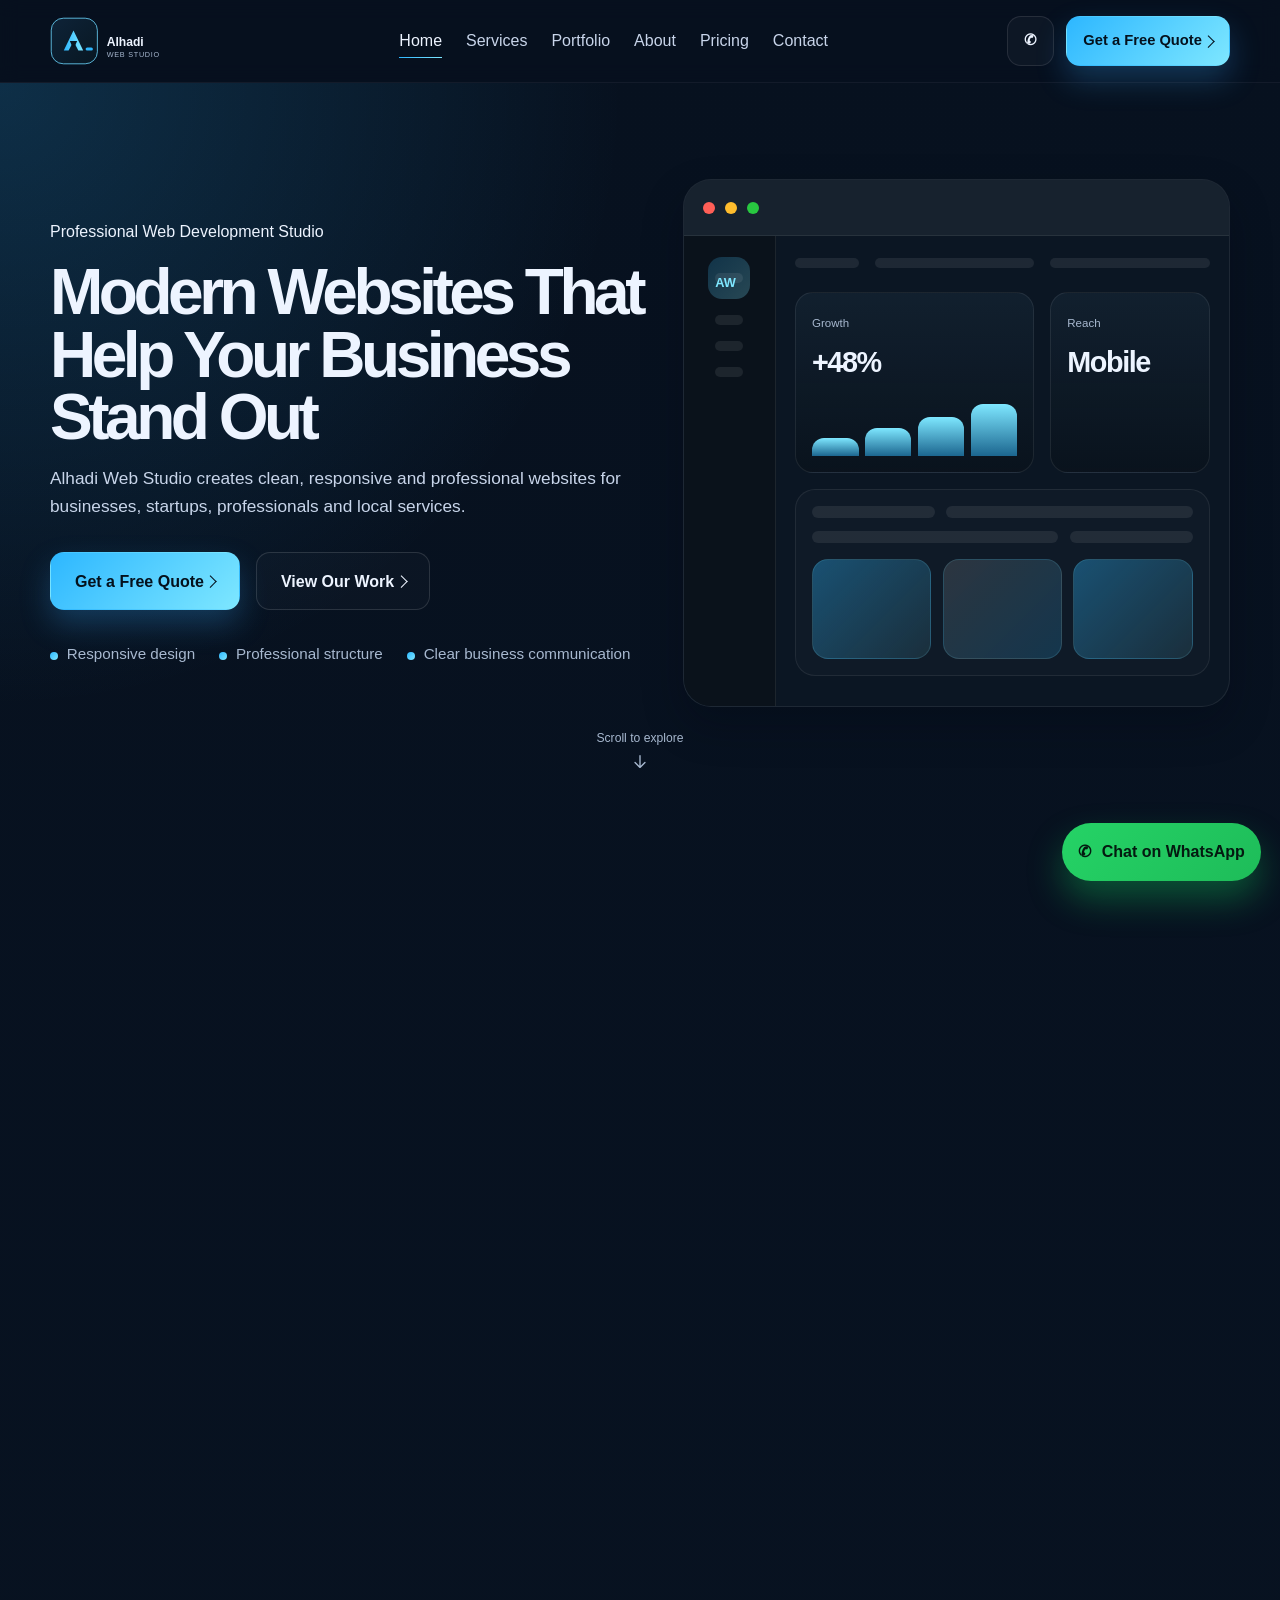
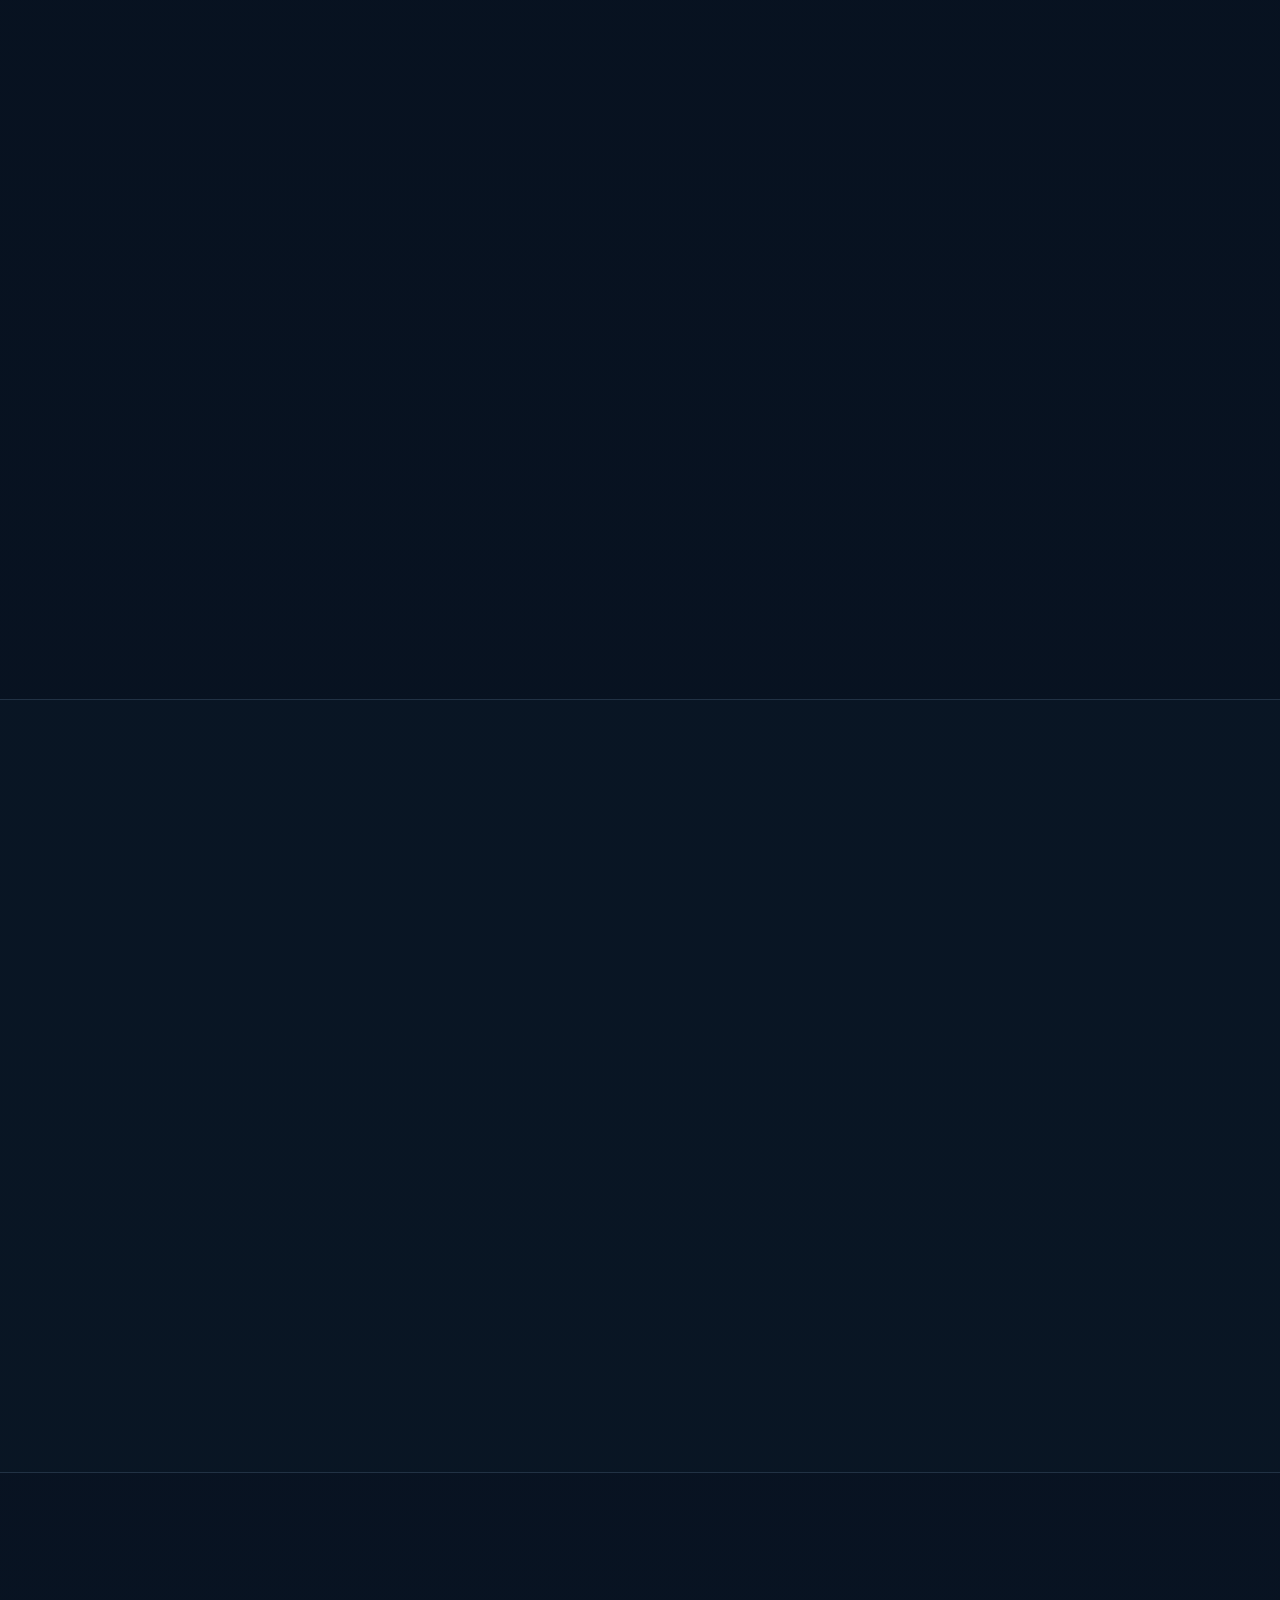
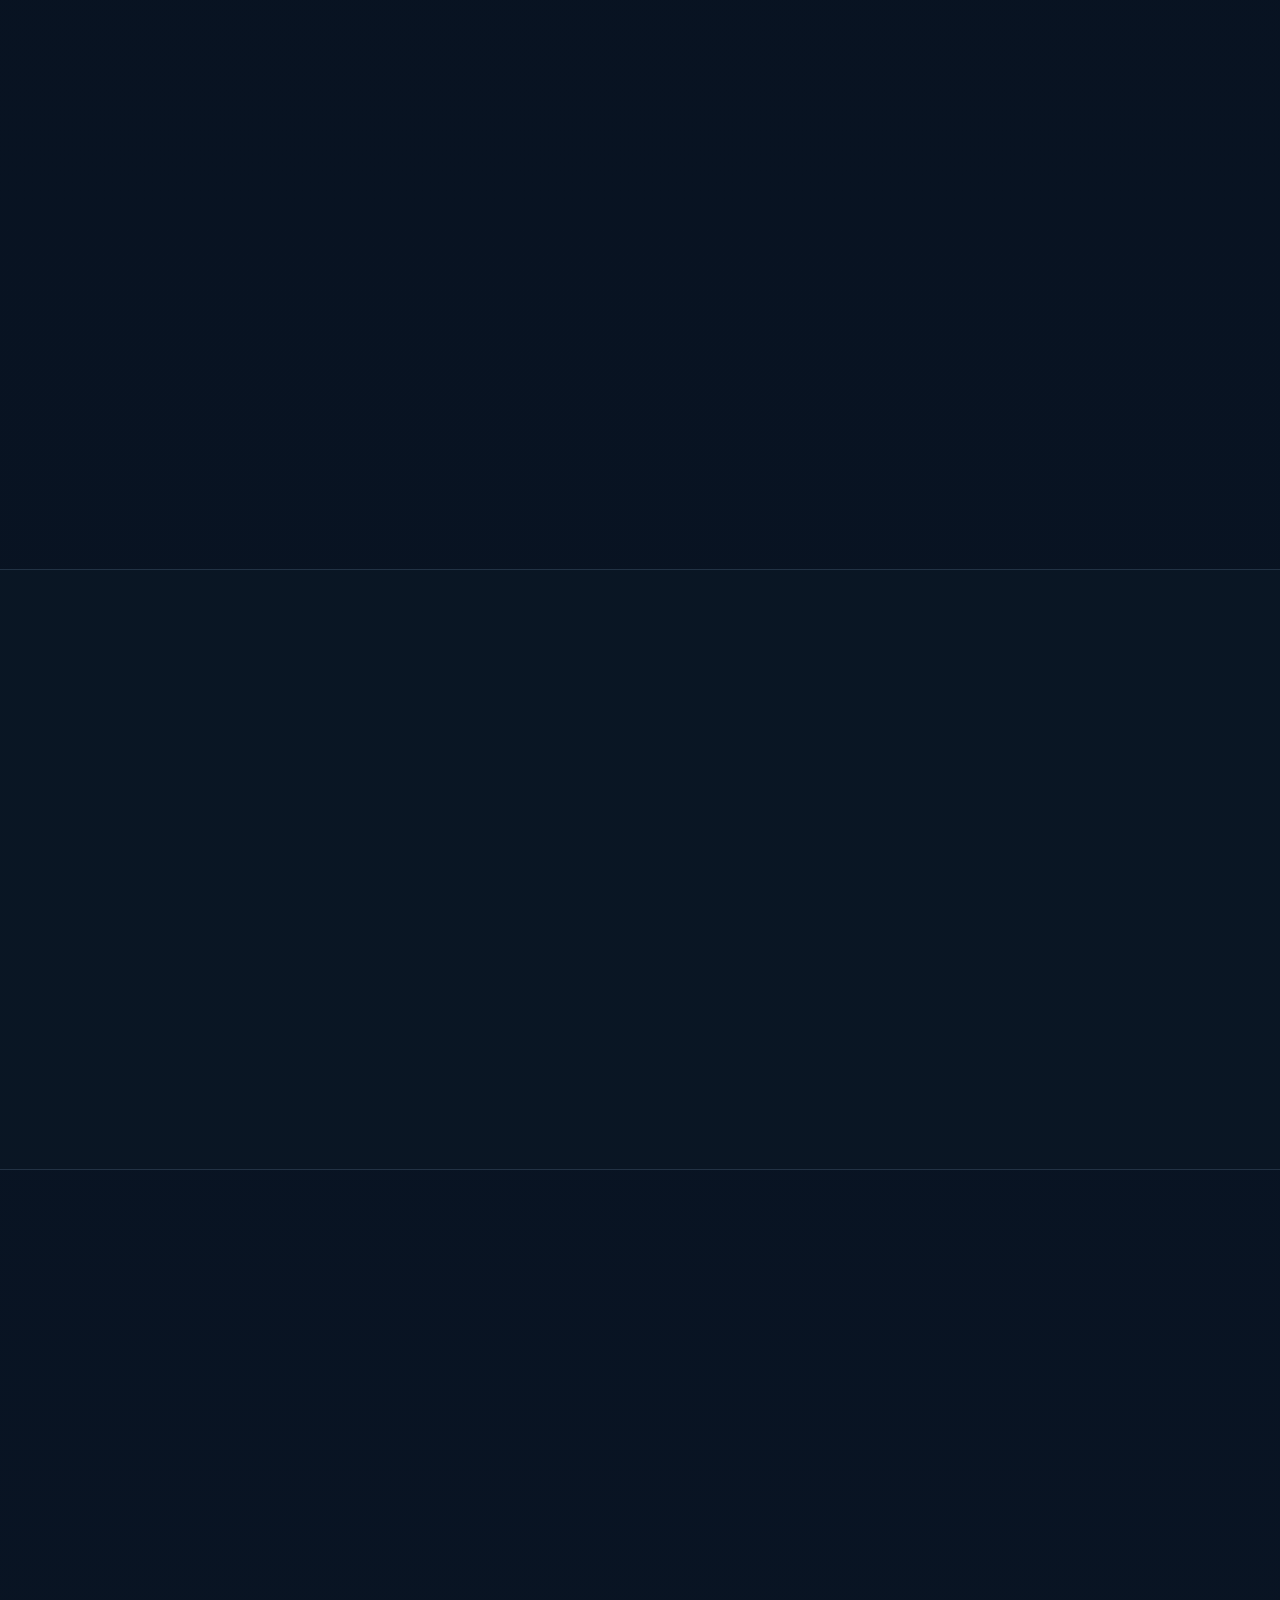
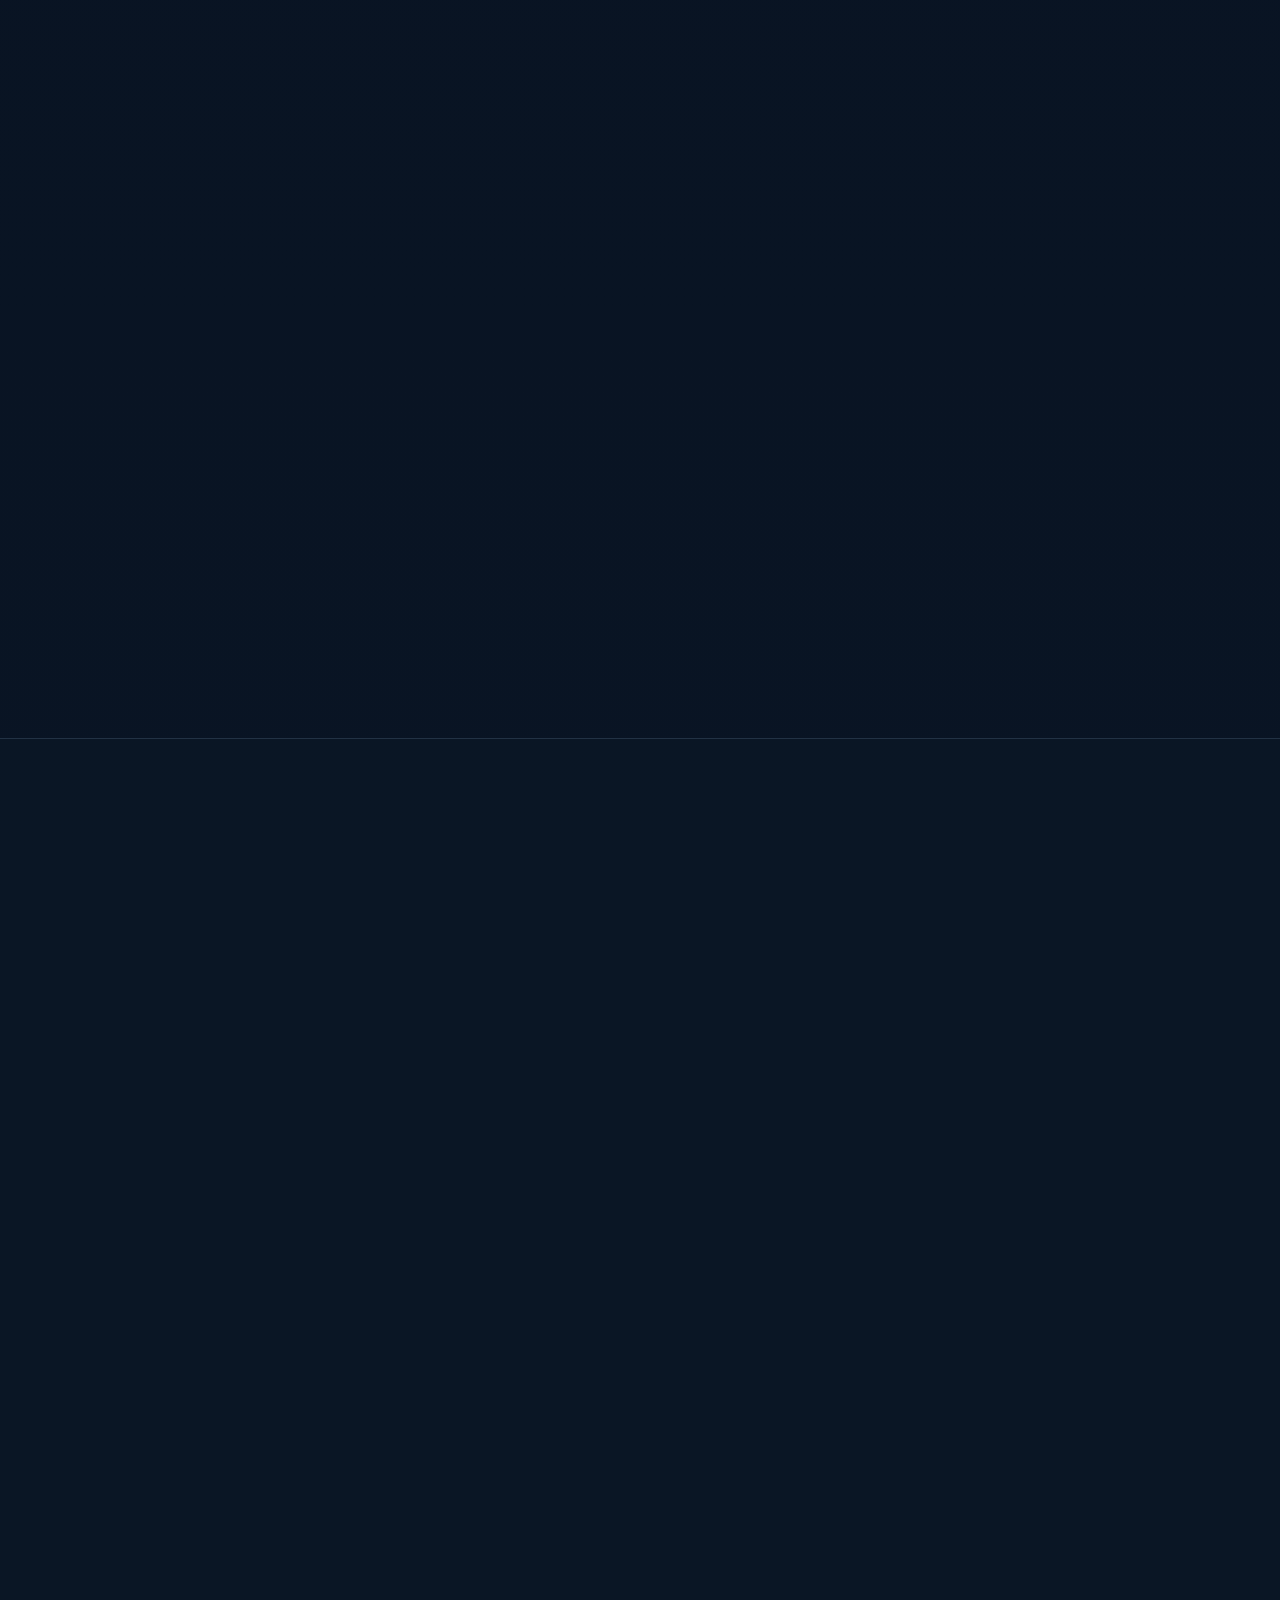
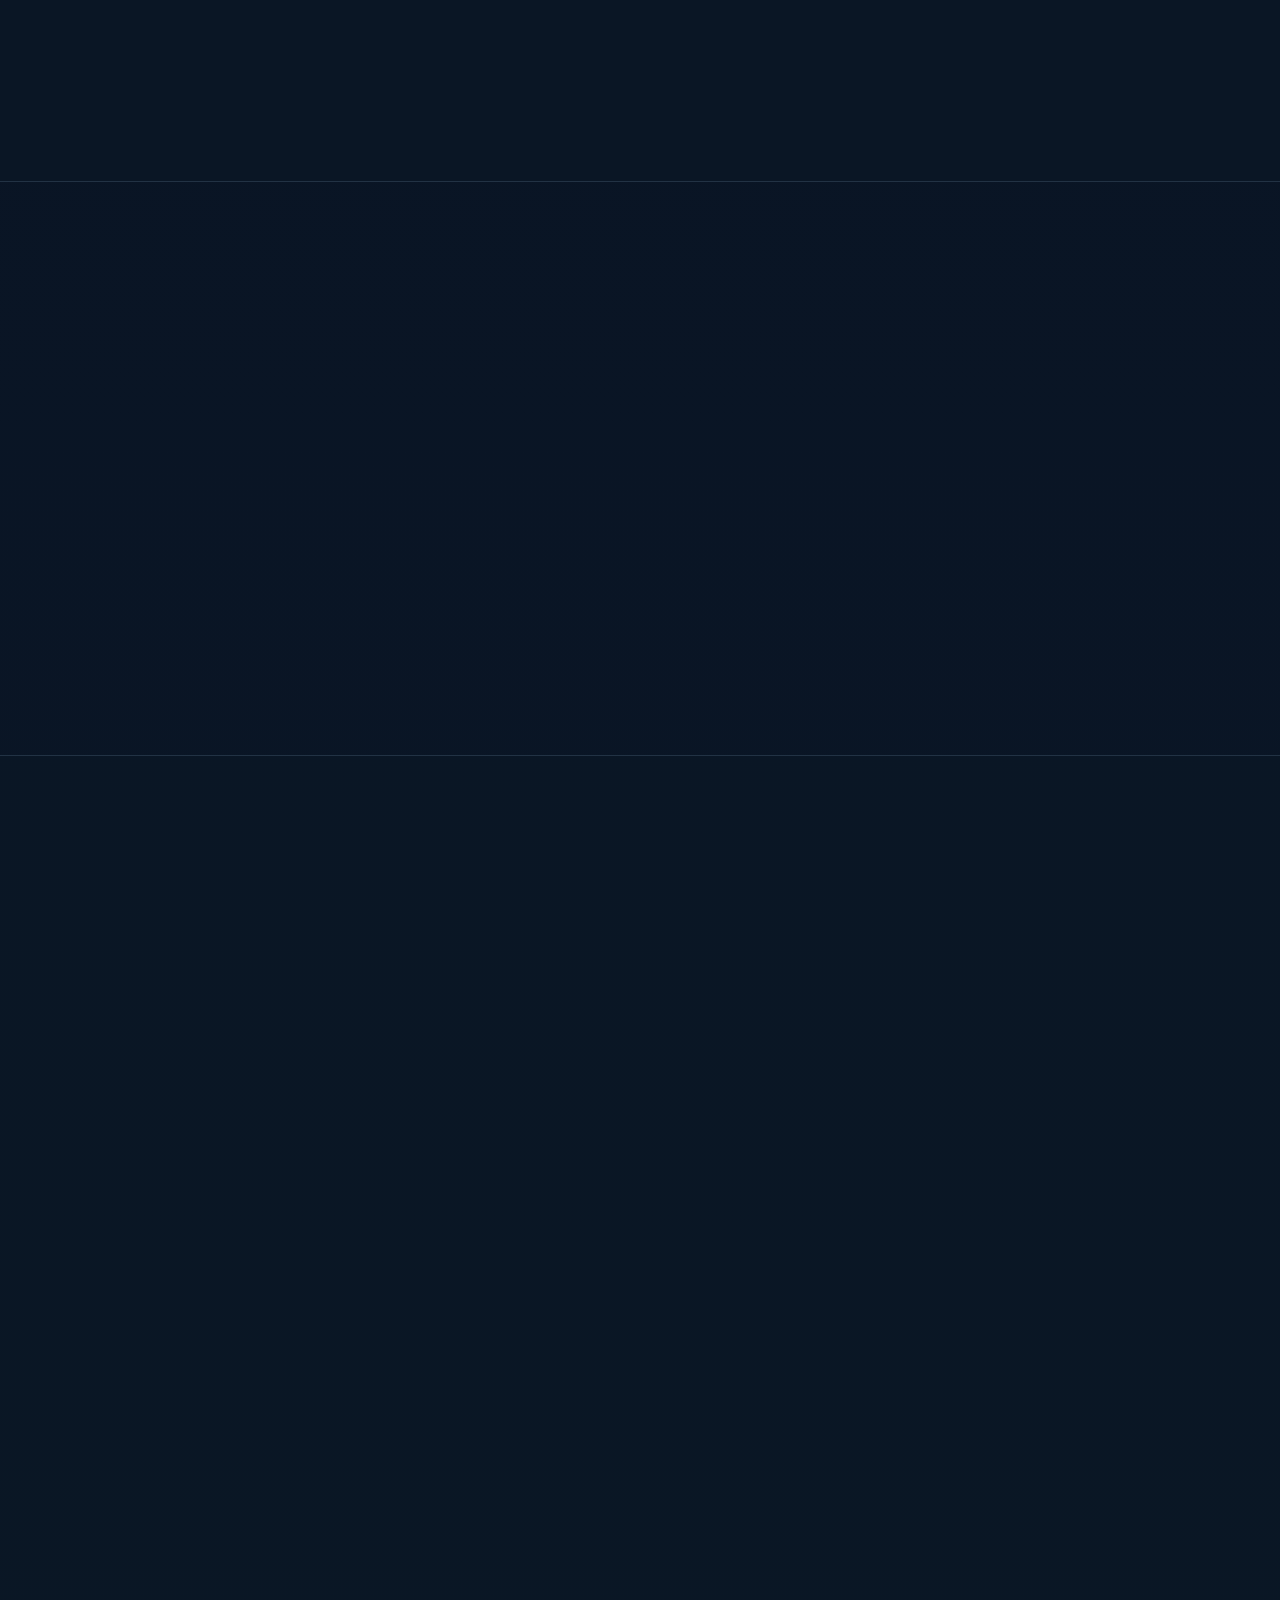
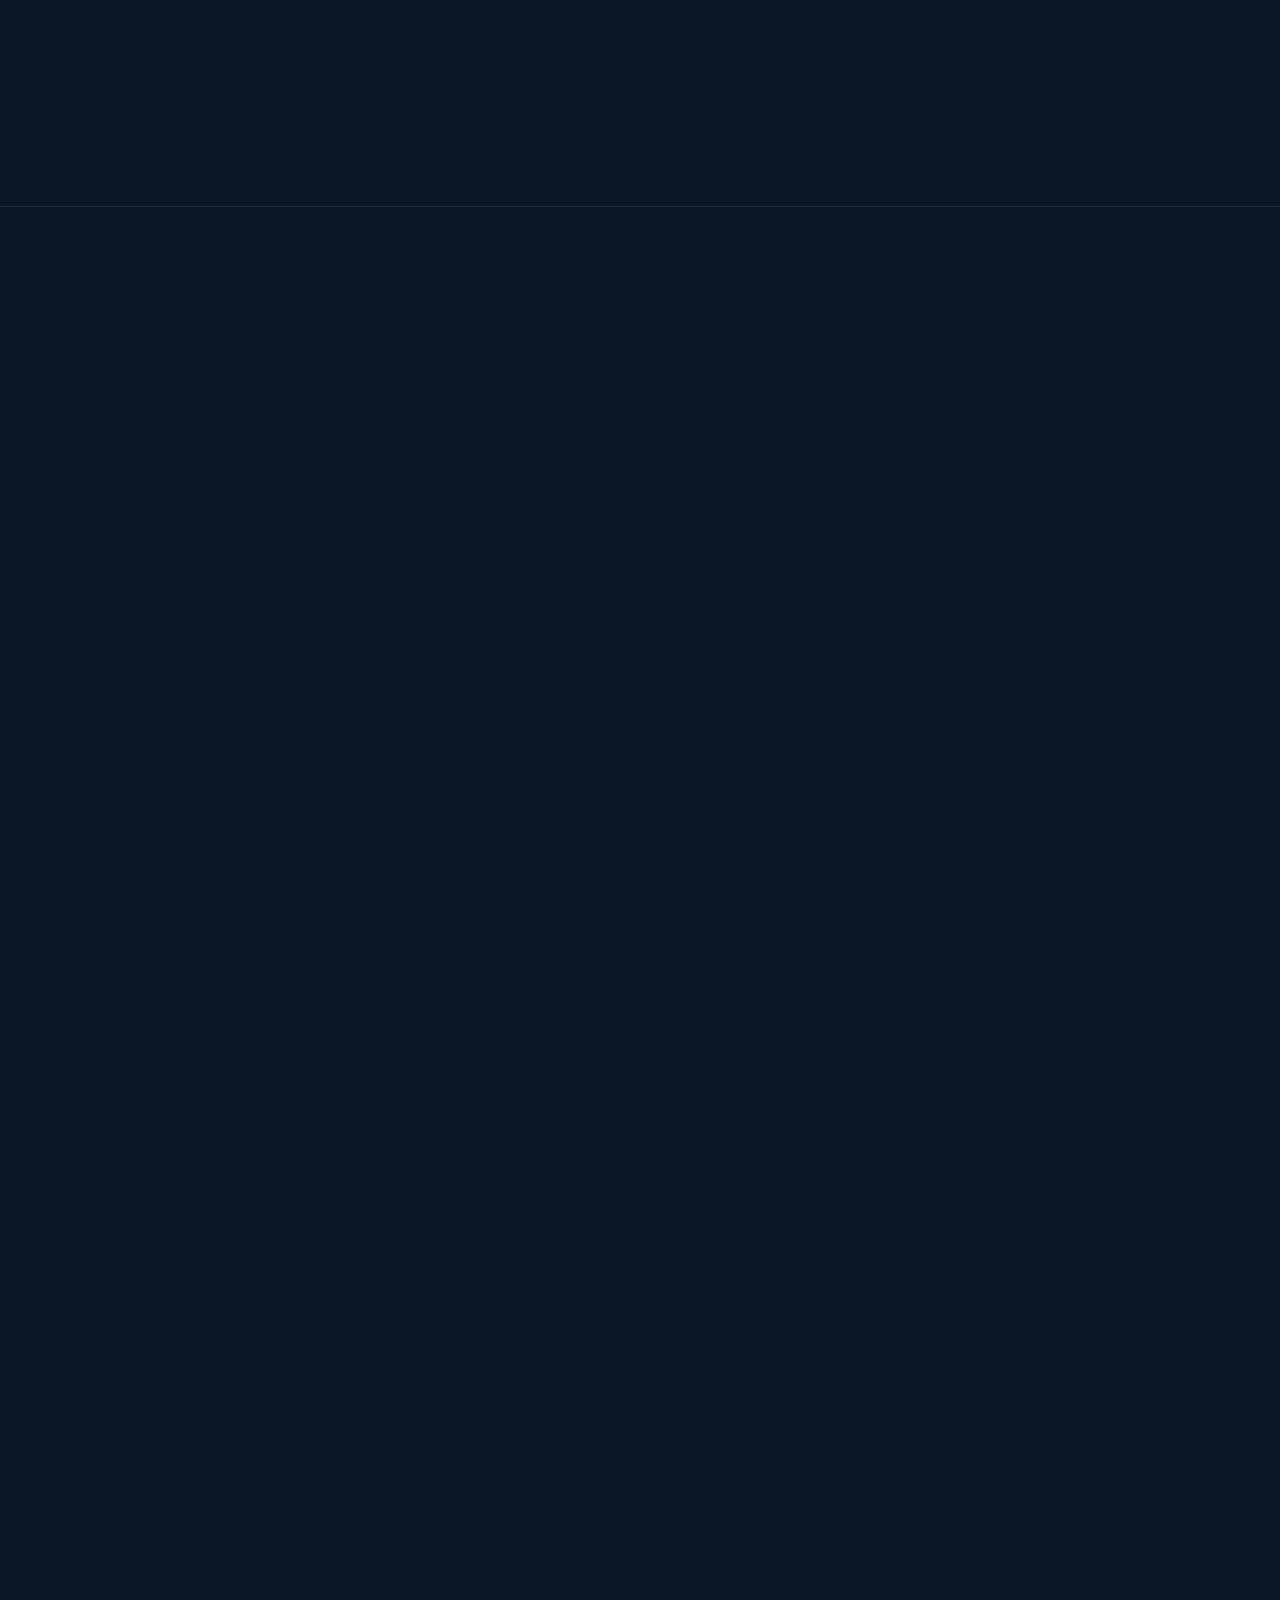
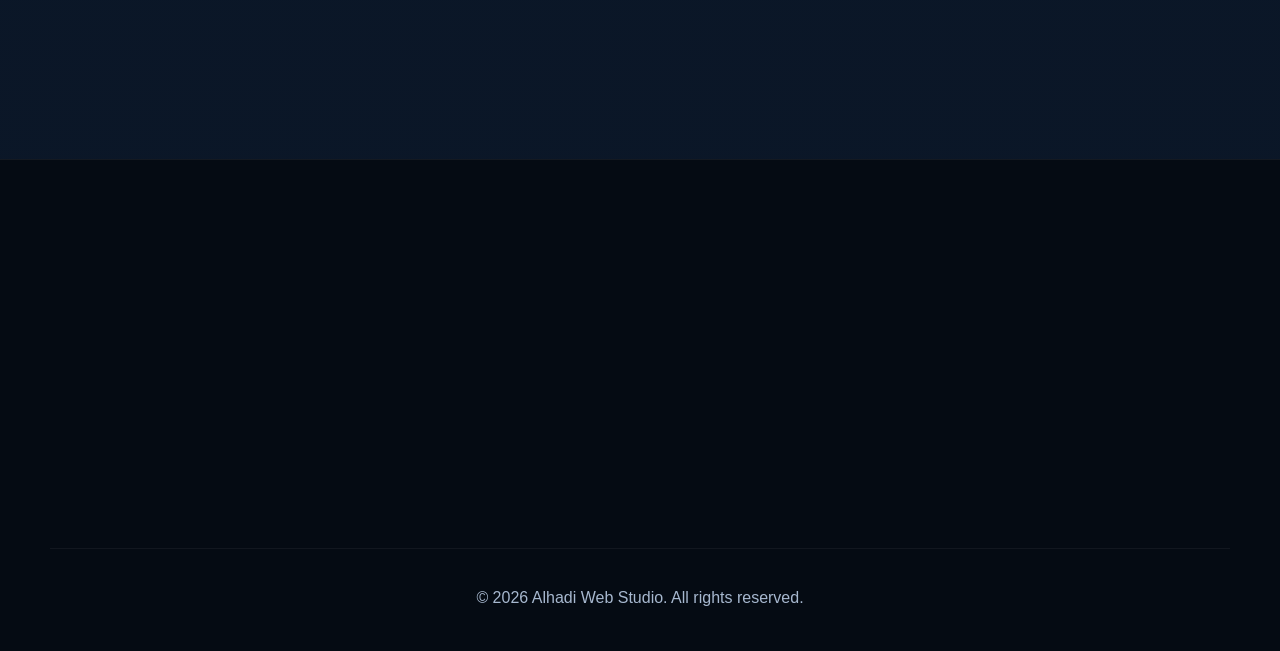
<file: al hadi web studio/index.html>
<!DOCTYPE html>
<html lang="en">
  <head>
    <meta charset="UTF-8" />
    <meta name="viewport" content="width=device-width, initial-scale=1.0" />
    <title>Alhadi Web Studio | Professional Website Development</title>
    <meta
      name="description"
      content="Alhadi Web Studio creates modern, responsive and professional websites for businesses, professionals and local services."
    />
    <meta name="theme-color" content="#07111f" />
    <meta property="og:title" content="Alhadi Web Studio | Professional Website Development" />
    <meta
      property="og:description"
      content="Alhadi Web Studio creates modern, responsive and professional websites for businesses, professionals and local services."
    />
    <meta property="og:type" content="website" />
    <meta name="twitter:card" content="summary" />
    <meta name="twitter:title" content="Alhadi Web Studio | Professional Website Development" />
    <meta
      name="twitter:description"
      content="Alhadi Web Studio creates modern, responsive and professional websites for businesses, professionals and local services."
    />
    <link rel="icon" type="image/svg+xml" href="assets/favicon.svg" />
    <link rel="apple-touch-icon" href="assets/favicon.svg" />
    <link rel="stylesheet" href="css/style.css" />
    <script defer src="js/script.js"></script>
  </head>
  <body>
    <div class="scroll-progress" aria-hidden="true"><span></span></div>
    <div class="cursor-system" aria-hidden="true">
      <span class="cursor-trail"></span>
      <span class="cursor-trail"></span>
      <span class="cursor-trail"></span>
      <span class="cursor-ring"></span>
      <span class="cursor-dot"></span>
    </div>
    <header class="site-header" id="top">
      <div class="container nav-wrap">
        <a class="brand" href="#home" aria-label="Alhadi Web Studio home">
          <img src="assets/alhadi-logo.svg" alt="Alhadi Web Studio logo" class="brand-logo" width="420" height="120" />
        </a>

        <button
          class="menu-toggle"
          type="button"
          aria-expanded="false"
          aria-controls="site-nav"
          aria-label="Open navigation menu"
        >
          <span></span>
          <span></span>
          <span></span>
        </button>

        <nav class="site-nav" id="site-nav" aria-label="Main navigation">
          <a href="#home">Home</a>
          <a href="#services">Services</a>
          <a href="#portfolio">Portfolio</a>
          <a href="#about">About</a>
          <a href="#pricing">Pricing</a>
          <a href="#contact">Contact</a>
        </nav>

        <div class="nav-actions">
          <a class="btn btn-small btn-ghost desktop-only" href="https://wa.me/923056178840?text=Hello%20Alhadi%20Web%20Studio%2C%20I%20would%20like%20to%20discuss%20a%20website%20for%20my%20business." aria-label="Chat on WhatsApp Business">
            <span aria-hidden="true">✆</span>
          </a>
          <a class="btn btn-primary btn-small" href="#contact">Get a Free Quote</a>
        </div>
      </div>
    </header>

    <main>
      <section class="hero section" id="home">
        <div class="container hero-grid">
          <div class="hero-copy reveal">
            <span class="section-badge">Professional Web Development Studio</span>
            <h1>Modern Websites That Help Your Business Stand Out</h1>
            <p>
              Alhadi Web Studio creates clean, responsive and professional websites for businesses,
              startups, professionals and local services.
            </p>
            <div class="hero-actions">
              <a class="btn btn-primary" href="#contact">Get a Free Quote</a>
              <a class="btn btn-secondary" href="#portfolio">View Our Work</a>
            </div>
            <ul class="hero-meta" aria-label="Business qualities">
              <li>Responsive design</li>
              <li>Professional structure</li>
              <li>Clear business communication</li>
            </ul>
          </div>

          <div class="hero-visual reveal" aria-label="Website mockup preview">
            <div class="browser-window">
              <div class="browser-topbar">
                <span class="dot dot-red"></span>
                <span class="dot dot-yellow"></span>
                <span class="dot dot-green"></span>
              </div>
              <div class="browser-content">
                <div class="browser-sidebar">
                  <div class="mini-logo">
                    <span>AW</span>
                  </div>
                  <span></span>
                  <span></span>
                  <span></span>
                </div>
                <div class="browser-main">
                  <div class="browser-header-row">
                    <div class="nav-line line-short"></div>
                    <div class="nav-line"></div>
                    <div class="nav-line"></div>
                  </div>
                  <div class="hero-card-grid">
                    <div class="chart-card card-one">
                      <span class="card-label">Growth</span>
                      <strong>+48%</strong>
                      <div class="chart-bars">
                        <span></span>
                        <span></span>
                        <span></span>
                        <span></span>
                      </div>
                    </div>
                    <div class="chart-card card-two">
                      <span class="card-label">Reach</span>
                      <strong>Mobile</strong>
                    </div>
                  </div>
                  <div class="content-panel">
                    <div class="panel-row">
                      <span class="panel-line short"></span>
                      <span class="panel-line"></span>
                    </div>
                    <div class="panel-row">
                      <span class="panel-line"></span>
                      <span class="panel-line short"></span>
                    </div>
                    <div class="panel-card-row">
                      <div class="panel-box"></div>
                      <div class="panel-box light"></div>
                      <div class="panel-box"></div>
                    </div>
                  </div>
                </div>
              </div>
            </div>
          </div>
        </div>
        <a class="scroll-cue" href="#services">
          <span>Scroll to explore</span>
          <svg viewBox="0 0 20 20" aria-hidden="true" focusable="false">
            <path d="M10 3v13M4.5 10.5 10 16l5.5-5.5" />
          </svg>
        </a>
      </section>

      <section class="intro section">
        <div class="container intro-wrap reveal">
          <div class="section-heading align-left">
            <span class="eyebrow">Business-first design</span>
            <h2>Your Business Deserves a Professional Online Presence</h2>
          </div>
          <p>
            Your website is often the first impression people have of your business. At Alhadi Web
            Studio, we focus on creating modern websites that make your services clear, your brand
            professional and your business easy to contact.
          </p>
        </div>
      </section>

      <section class="services section" id="services">
        <div class="container">
          <div class="section-heading centered reveal">
            <span class="eyebrow">What we build</span>
            <h2>What We Build</h2>
            <p>Professional websites designed around your business and your goals.</p>
          </div>
          <div class="service-grid">
            <article class="service-card reveal">
              <div class="service-icon" aria-hidden="true">01</div>
              <h3>Business Websites</h3>
              <p>Professional websites that clearly present your business, services and contact information.</p>
            </article>
            <article class="service-card reveal">
              <div class="service-icon" aria-hidden="true">02</div>
              <h3>Portfolio Websites</h3>
              <p>Clean and modern portfolio websites for professionals, creators and freelancers.</p>
            </article>
            <article class="service-card reveal">
              <div class="service-icon" aria-hidden="true">03</div>
              <h3>Salon &amp; Beauty Websites</h3>
              <p>Elegant websites for salons, barbers, beauty studios and personal-care businesses.</p>
            </article>
            <article class="service-card reveal">
              <div class="service-icon" aria-hidden="true">04</div>
              <h3>Restaurant Websites</h3>
              <p>Modern restaurant websites with menus, location information and easy customer contact.</p>
            </article>
            <article class="service-card reveal">
              <div class="service-icon" aria-hidden="true">05</div>
              <h3>Clinic &amp; Dentist Websites</h3>
              <p>Professional websites that present services, information, location and contact details clearly.</p>
            </article>
            <article class="service-card reveal">
              <div class="service-icon" aria-hidden="true">06</div>
              <h3>Landing Pages</h3>
              <p>Focused landing pages designed to present a service, product or business clearly.</p>
            </article>
            <article class="service-card reveal">
              <div class="service-icon" aria-hidden="true">07</div>
              <h3>Website Redesign</h3>
              <p>Modern redesigns for outdated websites with a cleaner and more professional user experience.</p>
            </article>
            <article class="service-card reveal">
              <div class="service-icon" aria-hidden="true">08</div>
              <h3>Custom Websites</h3>
              <p>Custom website solutions built around specific business requirements.</p>
            </article>
          </div>
        </div>
      </section>

      <section class="features section alt-bg">
        <div class="container">
          <div class="section-heading centered reveal">
            <span class="eyebrow">Why choose us</span>
            <h2>Why Work With Alhadi Web Studio?</h2>
          </div>
          <div class="feature-grid">
            <article class="feature-card reveal">
              <h3>Modern Design</h3>
              <p>Professional layouts designed to give your business a strong online presence.</p>
            </article>
            <article class="feature-card reveal">
              <h3>Mobile Responsive</h3>
              <p>Websites that adapt smoothly to phones, tablets and desktop screens.</p>
            </article>
            <article class="feature-card reveal">
              <h3>Fast &amp; Clean</h3>
              <p>Clean website structure and optimized assets for a smooth browsing experience.</p>
            </article>
            <article class="feature-card reveal">
              <h3>User Friendly</h3>
              <p>Simple navigation and clear layouts that help visitors find information quickly.</p>
            </article>
            <article class="feature-card reveal">
              <h3>Business Focused</h3>
              <p>Website sections designed around your services, audience and business goals.</p>
            </article>
            <article class="feature-card reveal">
              <h3>Direct Communication</h3>
              <p>Work directly with Ahmad Asif for clear communication about your website project.</p>
            </article>
          </div>
        </div>
      </section>

      <section class="founder section" id="about" aria-labelledby="founder-name">
        <div class="container founder-grid reveal">
          <div class="founder-visual" aria-label="Founder portrait of Ahmad Asif">
            <div class="founder-portrait-card">
              <img
                src="assets/ahmad-asif-founder.jpg"
                alt="Ahmad Asif, founder and web developer of Alhadi Web Studio"
                class="founder-portrait"
                width="1254"
                height="1254"
                loading="lazy"
                decoding="async"
              />
            </div>
          </div>
          <div class="founder-copy">
            <div class="section-heading align-left">
              <span class="eyebrow">MEET THE FOUNDER</span>
            </div>
            <h2 id="founder-name">Ahmad Asif</h2>
            <p class="role">Founder &amp; Web Developer</p>
            <p>
              Hi, I'm Ahmad Asif, founder of Alhadi Web Studio. I focus on creating modern,
              responsive and professional websites for businesses, professionals and local services.
              My goal is to build websites that look clean, communicate clearly and provide visitors
              with a simple and useful experience.
            </p>
            <a class="btn btn-primary founder-cta" href="#contact">Let's Work Together</a>
          </div>
        </div>
      </section>

      <section class="process section alt-bg">
        <div class="container">
          <div class="section-heading centered reveal">
            <span class="eyebrow">How it works</span>
            <h2>How It Works</h2>
          </div>
          <div class="process-grid">
            <article class="process-card reveal">
              <span class="step-number">01</span>
              <h3>Tell Us About Your Business</h3>
              <p>Share your business details, services and website requirements.</p>
            </article>
            <article class="process-card reveal">
              <span class="step-number">02</span>
              <h3>Plan &amp; Design</h3>
              <p>We organize the content and create a clean website structure.</p>
            </article>
            <article class="process-card reveal">
              <span class="step-number">03</span>
              <h3>Build Your Website</h3>
              <p>We develop and optimize the website for different screen sizes.</p>
            </article>
            <article class="process-card reveal">
              <span class="step-number">04</span>
              <h3>Launch</h3>
              <p>After the final review, your website is ready for your audience.</p>
            </article>
          </div>
        </div>
      </section>

      <section class="portfolio section" id="portfolio">
        <div class="container">
          <div class="section-heading centered reveal">
            <span class="eyebrow">Portfolio concepts</span>
            <h2>Our Recent Work</h2>
            <p>Explore website concepts and projects created by Alhadi Web Studio.</p>
          </div>
          <div class="portfolio-grid">
            <article class="portfolio-card reveal">
              <div class="portfolio-preview preview-salon">
                <div class="preview-window small-window"></div>
              </div>
              <div class="portfolio-info">
                <span class="project-type">Salon Website Concept</span>
                <p>Elegant salon branding with service sections and a polished booking-focused layout.</p>
              </div>
            </article>
            <article class="portfolio-card reveal">
              <div class="portfolio-preview preview-restaurant">
                <div class="preview-window small-window"></div>
              </div>
              <div class="portfolio-info">
                <span class="project-type">Restaurant Website Concept</span>
                <p>Modern restaurant presentation with menu highlights, ambiance and contact calls-to-action.</p>
              </div>
            </article>
            <article class="portfolio-card reveal">
              <div class="portfolio-preview preview-dental">
                <div class="preview-window small-window"></div>
              </div>
              <div class="portfolio-info">
                <span class="project-type">Dental Clinic Website Concept</span>
                <p>Professional healthcare-focused design with care information and patient contact details.</p>
              </div>
            </article>
            <article class="portfolio-card reveal">
              <div class="portfolio-preview preview-business">
                <div class="preview-window small-window"></div>
              </div>
              <div class="portfolio-info">
                <span class="project-type">Business Website Concept</span>
                <p>Trusted business layout for services, expertise, trust signals and clear contact pathways.</p>
              </div>
            </article>
            <article class="portfolio-card reveal">
              <div class="portfolio-preview preview-portfolio">
                <div class="preview-window small-window"></div>
              </div>
              <div class="portfolio-info">
                <span class="project-type">Portfolio Website Concept</span>
                <p>Minimal and premium portfolio design for showcasing work, projects and personal branding.</p>
              </div>
            </article>
            <article class="portfolio-card reveal">
              <div class="portfolio-preview preview-local">
                <div class="preview-window small-window"></div>
              </div>
              <div class="portfolio-info">
                <span class="project-type">Local Service Website Concept</span>
                <p>Clean service business website with strong local trust, availability and inquiry conversion.</p>
              </div>
            </article>
          </div>
        </div>
      </section>

      <section class="pricing section alt-bg" id="pricing">
        <div class="container">
          <div class="section-heading centered reveal">
            <span class="eyebrow">Pricing</span>
            <h2>Simple &amp; Flexible Pricing</h2>
            <p>Choose a package based on your website requirements.</p>
          </div>
          <div class="pricing-grid">
            <article class="price-card reveal">
              <div class="price-header">
                <h3>Starter</h3>
                <p>For small businesses and simple websites.</p>
              </div>
              <div class="price-block">
                <p class="price-usd"><del class="price-original">$55</del> <span class="price-amount">$50</span> <span class="price-currency">USD</span></p>
                <p class="price-alt">PKR 12,000</p> <span class="price-discount">9% OFF</span>
              </div>
              <ul>
                <li>Professional responsive website</li>
                <li>Up to 5 main sections/pages</li>
                <li>Mobile responsive design</li>
                <li>Contact section</li>
                <li>Basic SEO structure</li>
                <li>Clean modern design</li>
              </ul>
              <a class="btn btn-secondary full-width" href="#contact">Request a Quote</a>
            </article>

            <article class="price-card featured reveal">
              <div class="price-badge">Popular</div>
              <div class="price-header">
                <h3>Business</h3>
                <p>For businesses that need a stronger online presence.</p>
              </div>
              <div class="price-block">
                <p class="price-usd"><del class="price-original">$90</del> <span class="price-amount">$80</span> <span class="price-currency">USD</span></p>
                <p class="price-alt">PKR 20,000</p> <span class="price-discount">11% OFF</span>
              </div>
              <ul>
                <li>Professional multi-page website</li>
                <li>Responsive design</li>
                <li>Services section</li>
                <li>Portfolio/gallery</li>
                <li>Contact form</li>
                <li>Basic SEO structure</li>
                <li>Modern animations</li>
              </ul>
              <a class="btn btn-primary full-width" href="#contact">Request a Quote</a>
            </article>

            <article class="price-card reveal">
              <div class="price-header">
                <h3>Custom</h3>
                <p>For businesses with specific requirements.</p>
              </div>
              <div class="price-block">
                <p class="price-usd"><del class="price-original">$140</del> <span class="price-amount">$126</span> <span class="price-currency">USD</span></p>
                <p class="price-alt">PKR 30,000</p> <span class="price-discount">10% OFF</span>
              </div>
              <ul>
                <li>Custom website structure</li>
                <li>Custom design</li>
                <li>Advanced sections</li>
                <li>Business-specific functionality</li>
                <li>Responsive optimization</li>
                <li>Personalized requirements</li>
              </ul>
              <a class="btn btn-secondary full-width" href="#contact">Request a Quote</a>
            </article>
          </div>
        </div>
      </section>

      <section class="studio-about section" aria-labelledby="about-title">
        <div class="container about-grid reveal">
          <div class="about-copy">
            <div class="section-heading align-left">
              <span class="eyebrow">About our studio</span>
              <h2 id="about-title">About Alhadi Web Studio</h2>
            </div>
            <p>
              Alhadi Web Studio is a web development studio founded by Ahmad Asif. We focus on creating
              modern, responsive and professional websites for businesses, professionals, startups and local services.
            </p>
            <p>
              Our goal is simple: build websites that look professional, communicate clearly and make it easy for visitors to understand and connect with a business.
            </p>
          </div>
          <div class="stats-panel" aria-label="Studio highlights">
            <div class="stat-item">
              <strong>Professional</strong>
              <span>Modern business-first design</span>
            </div>
            <div class="stat-item">
              <strong>Responsive</strong>
              <span>Works across mobile, tablet and desktop</span>
            </div>
            <div class="stat-item">
              <strong>Focused</strong>
              <span>Built around your service and goals</span>
            </div>
          </div>
        </div>
      </section>

      <section class="faq section alt-bg" aria-labelledby="faq-title">
        <div class="container faq-wrap reveal">
          <div class="section-heading centered">
            <span class="eyebrow">Frequently asked</span>
            <h2 id="faq-title">Frequently Asked Questions</h2>
          </div>
          <div class="faq-list">
            <details class="faq-item" open>
              <summary>What type of websites do you build?</summary>
              <p>We build professional websites for businesses, startups, professionals, service providers, salons, restaurants, clinics and custom website projects.</p>
            </details>
            <details class="faq-item">
              <summary>Will my website work on mobile phones?</summary>
              <p>Yes. All websites are designed to be responsive and adapt smoothly to phones, tablets and desktop screens.</p>
            </details>
            <details class="faq-item">
              <summary>Can you redesign my existing website?</summary>
              <p>Yes. We can redesign outdated websites into a cleaner and more professional layout that is easier to use and better suited to modern business needs.</p>
            </details>
            <details class="faq-item">
              <summary>How long does a website take to build?</summary>
              <p>Project timelines depend on the scope, content and required features. We discuss the requirements first so the timeline matches the actual project.</p>
            </details>
            <details class="faq-item">
              <summary>Can I request a custom design?</summary>
              <p>Yes. Custom design and structure can be discussed based on your business goals, content and requirements.</p>
            </details>
            <details class="faq-item">
              <summary>How can I get a quote?</summary>
              <p>You can contact us through the contact form, WhatsApp, or by sending an email to alhadiwebstudio@gmail.com.</p>
            </details>
            <details class="faq-item">
              <summary>Can I update my website later?</summary>
              <p>Yes. We can help with future updates and improvements depending on your project requirements and content needs.</p>
            </details>
            <details class="faq-item">
              <summary>How can I contact Alhadi Web Studio?</summary>
              <p>You can email alhadiwebstudio@gmail.com, message us on WhatsApp Business at +92 305 6178840, or call +92 306 1703629.</p>
            </details>
          </div>
        </div>
      </section>

      <section class="contact section" id="contact">
        <div class="container contact-grid reveal">
          <div class="contact-copy">
            <div class="section-heading align-left">
              <span class="eyebrow">Let’s talk</span>
              <h2>Let&apos;s Build Your Website</h2>
              <p>Have a project in mind? Tell us what you need and let&apos;s discuss your website.</p>
            </div>

            <div class="contact-details-list">
              <div class="contact-row">
                <span class="contact-label">Email</span>
                <a href="mailto:alhadiwebstudio@gmail.com">alhadiwebstudio@gmail.com</a>
              </div>
              <div class="contact-row">
                <span class="contact-label">WhatsApp Business</span>
                <a href="https://wa.me/923056178840?text=Hello%20Alhadi%20Web%20Studio%2C%20I%20would%20like%20to%20discuss%20a%20website%20for%20my%20business.">+92 305 6178840</a>
              </div>
              <div class="contact-row">
                <span class="contact-label">Call / WhatsApp</span>
                <a href="https://wa.me/923061703629?text=Hello%20Ahmad%2C%20I%20would%20like%20to%20discuss%20a%20website%20project%20with%20Alhadi%20Web%20Studio.">+92 306 1703629</a>
              </div>
              <div class="contact-row">
                <span class="contact-label">Founder</span>
                <span>Ahmad Asif</span>
              </div>
              <div class="contact-row">
                <span class="contact-label">Role</span>
                <span>Founder &amp; Web Developer</span>
              </div>
            </div>

            <div class="contact-option-stack">
              <a class="btn btn-secondary" href="mailto:alhadiwebstudio@gmail.com">Email Us</a>
              <a class="btn btn-primary" href="https://wa.me/923056178840?text=Hello%20Alhadi%20Web%20Studio%2C%20I%20would%20like%20to%20discuss%20a%20website%20for%20my%20business.">Chat on WhatsApp</a>
              <div class="mini-call-wrap">
                <a class="btn btn-secondary" href="tel:+923061703629">Call Now</a>
                <a class="btn btn-secondary" href="https://wa.me/923061703629?text=Hello%20Ahmad%2C%20I%20would%20like%20to%20discuss%20a%20website%20project%20with%20Alhadi%20Web%20Studio.">WhatsApp</a>
              </div>
            </div>
          </div>

          <div class="contact-card">
            <form class="contact-form" id="contactForm" action="mailto:alhadiwebstudio@gmail.com" method="post" enctype="text/plain">
              <div class="field-grid">
                <label>
                  <span>Name</span>
                  <input type="text" name="name" placeholder="Your name" required />
                </label>
                <label>
                  <span>Email</span>
                  <input type="email" name="email" placeholder="your@email.com" required />
                </label>
              </div>
              <label>
                <span>Business / Company</span>
                <input type="text" name="company" placeholder="Business name" />
              </label>
              <label>
                <span>Website Type</span>
                <input type="text" name="websiteType" placeholder="Business website, restaurant, portfolio..." />
              </label>
              <label>
                <span>Message</span>
                <textarea name="message" rows="5" placeholder="Tell us about your project..." required></textarea>
              </label>
              <button type="submit" class="btn btn-primary full-width">Send Message</button>
              <p class="form-note">
                Submitting opens your email app with these details. The message is not sent automatically.
              </p>
            </form>
          </div>
        </div>
      </section>

      <section class="final-cta section">
        <div class="container final-cta-box reveal">
          <div>
            <span class="eyebrow">Ready to start</span>
            <h2>Ready to Give Your Business a Better Website?</h2>
            <p>Let&apos;s create a professional online presence for your business.</p>
          </div>
          <a class="btn btn-primary" href="#contact">Get a Free Quote</a>
        </div>
      </section>
    </main>

    <footer class="site-footer">
      <div class="container footer-grid reveal">
        <div class="footer-brand">
          <img src="assets/alhadi-logo.svg" alt="Alhadi Web Studio logo" class="brand-logo footer-logo" width="420" height="120" />
          <p>
            Alhadi Web Studio creates modern, responsive and professional websites for businesses,
            professionals and local services.
          </p>
          <p class="footer-founder">Ahmad Asif — Founder &amp; Web Developer</p>
          <div class="footer-contact-links">
            <a href="mailto:alhadiwebstudio@gmail.com">alhadiwebstudio@gmail.com</a>
            <a href="https://wa.me/923056178840?text=Hello%20Alhadi%20Web%20Studio%2C%20I%20would%20like%20to%20discuss%20a%20website%20for%20my%20business.">+92 305 6178840</a>
            <a href="https://wa.me/923061703629?text=Hello%20Ahmad%2C%20I%20would%20like%20to%20discuss%20a%20website%20project%20with%20Alhadi%20Web%20Studio.">+92 306 1703629</a>
          </div>
        </div>

        <div>
          <h3>Navigation</h3>
          <ul class="footer-links">
            <li><a href="#home">Home</a></li>
            <li><a href="#services">Services</a></li>
            <li><a href="#portfolio">Portfolio</a></li>
            <li><a href="#about">About</a></li>
            <li><a href="#pricing">Pricing</a></li>
            <li><a href="#contact">Contact</a></li>
          </ul>
        </div>

        <div>
          <h3>Services</h3>
          <ul class="footer-links">
            <li>Business Websites</li>
            <li>Portfolio Websites</li>
            <li>Salon Websites</li>
            <li>Restaurant Websites</li>
            <li>Clinic Websites</li>
            <li>Landing Pages</li>
          </ul>
        </div>

        <div>
          <h3>Legal</h3>
          <ul class="footer-links">
            <li><a href="privacy-policy.html">Privacy Policy</a></li>
            <li><a href="terms.html">Terms &amp; Conditions</a></li>
          </ul>
        </div>
      </div>
      <div class="container footer-bottom">
        <p>© <span id="currentYear"></span> Alhadi Web Studio. All rights reserved.</p>
      </div>
    </footer>

    <a
      class="floating-whatsapp"
      href="https://wa.me/923056178840?text=Hello%20Alhadi%20Web%20Studio%2C%20I%20would%20like%20to%20discuss%20a%20website%20for%20my%20business."
      aria-label="Chat on WhatsApp"
      title="Chat on WhatsApp"
    >
      <span aria-hidden="true">✆</span>
      <span class="floating-label">Chat on WhatsApp</span>
    </a>
  </body>
</html>
</file>
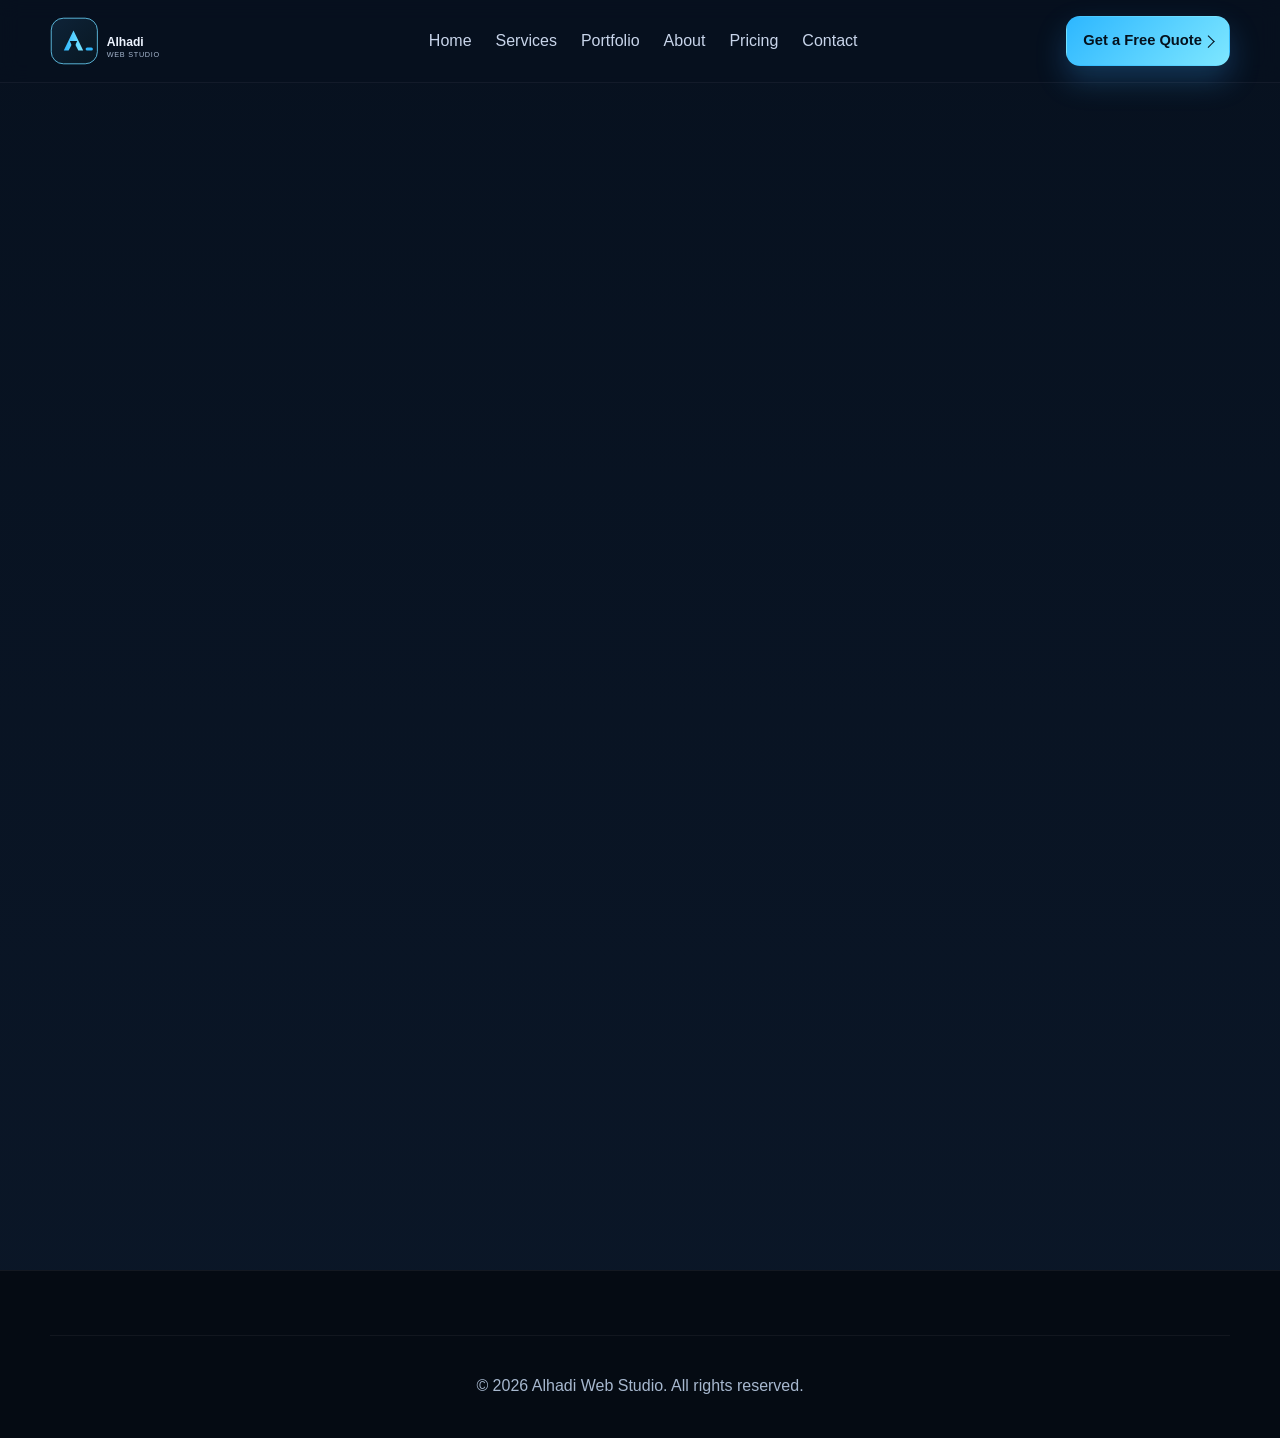
<file: al hadi web studio/privacy-policy.html>
<!DOCTYPE html>
<html lang="en">
  <head>
    <meta charset="UTF-8" />
    <meta name="viewport" content="width=device-width, initial-scale=1.0" />
    <title>Privacy Policy | Alhadi Web Studio</title>
    <meta
      name="description"
      content="Privacy Policy for Alhadi Web Studio. Learn how we handle website inquiries and contact information."
    />
    <link rel="icon" type="image/svg+xml" href="assets/favicon.svg" />
    <link rel="stylesheet" href="css/style.css" />
    <script defer src="js/script.js"></script>
  </head>
  <body>
    <header class="site-header">
      <div class="container nav-wrap">
        <a class="brand" href="index.html#home" aria-label="Alhadi Web Studio home">
          <img src="assets/alhadi-logo.svg" alt="Alhadi Web Studio logo" class="brand-logo" width="420" height="120" />
        </a>
        <button class="menu-toggle" type="button" aria-expanded="false" aria-controls="site-nav" aria-label="Open navigation menu">
          <span></span>
          <span></span>
          <span></span>
        </button>
        <nav class="site-nav" id="site-nav" aria-label="Main navigation">
          <a href="index.html#home">Home</a>
          <a href="index.html#services">Services</a>
          <a href="index.html#portfolio">Portfolio</a>
          <a href="index.html#about">About</a>
          <a href="index.html#pricing">Pricing</a>
          <a href="index.html#contact">Contact</a>
        </nav>
        <div class="nav-actions">
          <a class="btn btn-primary btn-small" href="index.html#contact">Get a Free Quote</a>
        </div>
      </div>
    </header>

    <main class="section">
      <div class="container legal-page">
        <div class="section-heading align-left reveal">
          <span class="eyebrow">Legal</span>
          <h1>Privacy Policy</h1>
        </div>

        <div class="legal-content reveal">
          <p>Alhadi Web Studio respects your privacy and is committed to handling your personal information responsibly.</p>

          <h2>Information We Collect</h2>
          <p>We may collect information you provide when you contact us, including your name, email address, business name, message content and any website-related details you share.</p>

          <h2>How We Use Information</h2>
          <p>We use your information to respond to inquiries, discuss website projects, provide a quote and communicate about services requested.</p>

          <h2>Contact Information</h2>
          <p>If you have questions about this policy, you can contact Alhadi Web Studio at alhadiwebstudio@gmail.com.</p>

          <h2>Third-Party Services</h2>
          <p>We may use email or messaging tools to receive and respond to customer inquiries. These services may process information in accordance with their own privacy policies.</p>

          <h2>Website Analytics</h2>
          <p>This website may use basic analytics or tracking tools only if configured later. Any such tools will be used responsibly and in line with the purpose of improving the website experience.</p>

          <h2>Changes to This Policy</h2>
          <p>This page may be updated from time to time to reflect changes in business communication or legal requirements. Please review it when needed.</p>
        </div>
      </div>
    </main>

    <footer class="site-footer">
      <div class="container footer-bottom">
        <p>© <span id="currentYear"></span> Alhadi Web Studio. All rights reserved.</p>
      </div>
    </footer>
  </body>
</html>
</file>
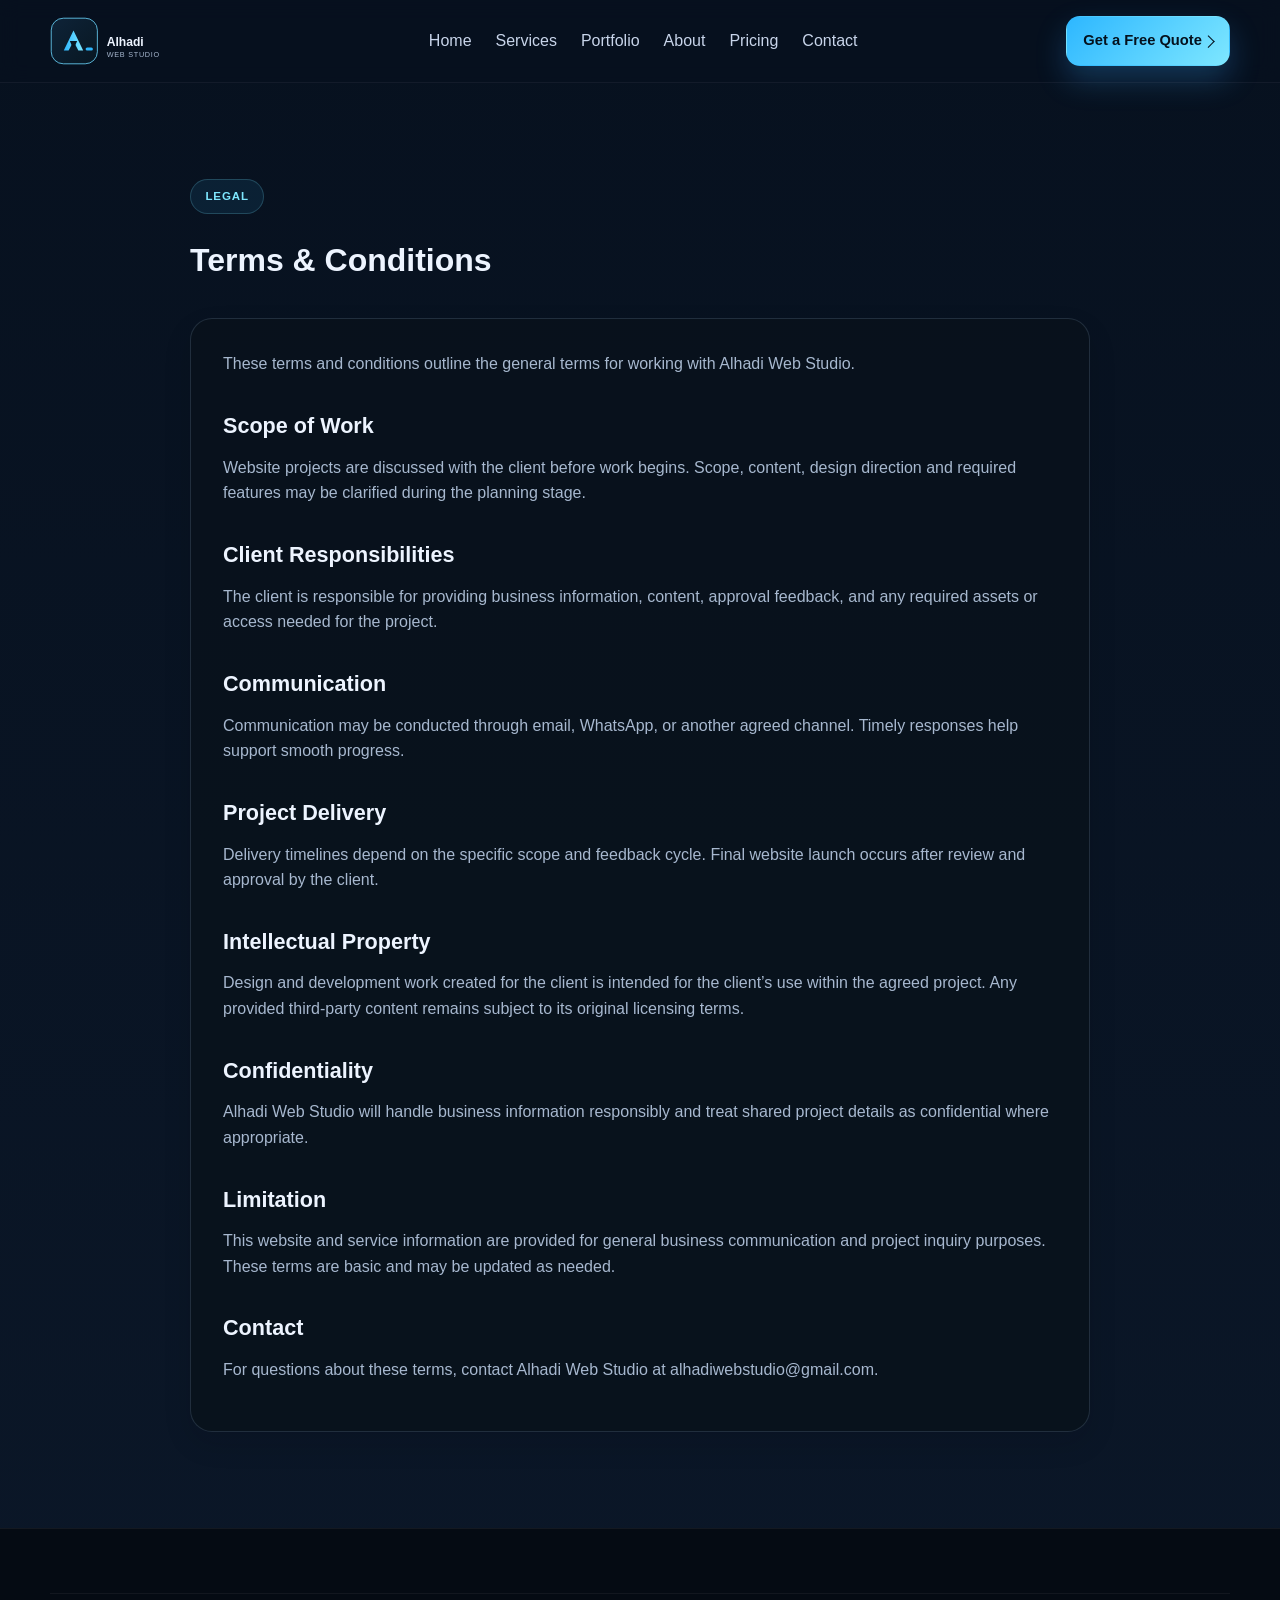
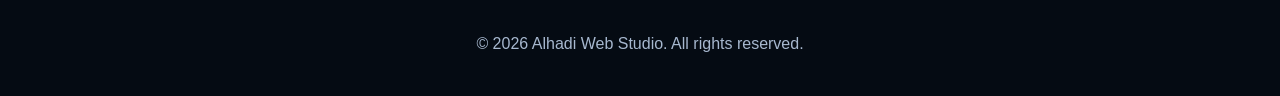
<file: al hadi web studio/terms.html>
<!DOCTYPE html>
<html lang="en">
  <head>
    <meta charset="UTF-8" />
    <meta name="viewport" content="width=device-width, initial-scale=1.0" />
    <title>Terms & Conditions | Alhadi Web Studio</title>
    <meta
      name="description"
      content="Terms and conditions for Alhadi Web Studio website projects and client communication."
    />
    <link rel="icon" type="image/svg+xml" href="assets/favicon.svg" />
    <link rel="stylesheet" href="css/style.css" />
    <script defer src="js/script.js"></script>
  </head>
  <body>
    <header class="site-header">
      <div class="container nav-wrap">
        <a class="brand" href="index.html#home" aria-label="Alhadi Web Studio home">
          <img src="assets/alhadi-logo.svg" alt="Alhadi Web Studio logo" class="brand-logo" width="420" height="120" />
        </a>
        <button class="menu-toggle" type="button" aria-expanded="false" aria-controls="site-nav" aria-label="Open navigation menu">
          <span></span>
          <span></span>
          <span></span>
        </button>
        <nav class="site-nav" id="site-nav" aria-label="Main navigation">
          <a href="index.html#home">Home</a>
          <a href="index.html#services">Services</a>
          <a href="index.html#portfolio">Portfolio</a>
          <a href="index.html#about">About</a>
          <a href="index.html#pricing">Pricing</a>
          <a href="index.html#contact">Contact</a>
        </nav>
        <div class="nav-actions">
          <a class="btn btn-primary btn-small" href="index.html#contact">Get a Free Quote</a>
        </div>
      </div>
    </header>

    <main class="section">
      <div class="container legal-page">
        <div class="section-heading align-left reveal">
          <span class="eyebrow">Legal</span>
          <h1>Terms &amp; Conditions</h1>
        </div>

        <div class="legal-content reveal">
          <p>These terms and conditions outline the general terms for working with Alhadi Web Studio.</p>

          <h2>Scope of Work</h2>
          <p>Website projects are discussed with the client before work begins. Scope, content, design direction and required features may be clarified during the planning stage.</p>

          <h2>Client Responsibilities</h2>
          <p>The client is responsible for providing business information, content, approval feedback, and any required assets or access needed for the project.</p>

          <h2>Communication</h2>
          <p>Communication may be conducted through email, WhatsApp, or another agreed channel. Timely responses help support smooth progress.</p>

          <h2>Project Delivery</h2>
          <p>Delivery timelines depend on the specific scope and feedback cycle. Final website launch occurs after review and approval by the client.</p>

          <h2>Intellectual Property</h2>
          <p>Design and development work created for the client is intended for the client’s use within the agreed project. Any provided third-party content remains subject to its original licensing terms.</p>

          <h2>Confidentiality</h2>
          <p>Alhadi Web Studio will handle business information responsibly and treat shared project details as confidential where appropriate.</p>

          <h2>Limitation</h2>
          <p>This website and service information are provided for general business communication and project inquiry purposes. These terms are basic and may be updated as needed.</p>

          <h2>Contact</h2>
          <p>For questions about these terms, contact Alhadi Web Studio at alhadiwebstudio@gmail.com.</p>
        </div>
      </div>
    </main>

    <footer class="site-footer">
      <div class="container footer-bottom">
        <p>© <span id="currentYear"></span> Alhadi Web Studio. All rights reserved.</p>
      </div>
    </footer>
  </body>
</html>
</file>
<file: al hadi web studio/css/style.css>
:root {
  --bg: #07111f;
  --blue: #2db7ff;
  --cyan: #7ee7ff;
  --text: #edf4ff;
  --muted: #a7b8cf;
  --muted-strong: #c8d5ea;
  --line: rgba(147, 176, 211, 0.18);
  --shadow: 0 18px 40px rgba(3, 7, 18, 0.28);
  --radius: 22px;
  --container: 1180px;
  --transition: 220ms ease;
}

* {
  box-sizing: border-box;
}

html {
  scroll-behavior: smooth;
}

body {
  margin: 0;
  font-family: "Segoe UI", "Inter", "Arial", sans-serif;
  background: linear-gradient(180deg, #07111f 0%, #0b1728 100%);
  color: var(--text);
  line-height: 1.6;
  overflow-x: hidden;
}

img {
  max-width: 100%;
  display: block;
}

a {
  color: inherit;
  text-decoration: none;
}

button,
input,
textarea {
  font: inherit;
}

button {
  cursor: pointer;
}

:focus-visible {
  outline: 3px solid rgba(125, 255, 255, 0.9);
  outline-offset: 3px;
}

.container {
  width: min(var(--container), calc(100% - 2rem));
  margin: 0 auto;
}

.section {
  padding: 6rem 0;
}

.alt-bg {
  background: rgba(11, 23, 37, 0.7);
  border-top: 1px solid var(--line);
  border-bottom: 1px solid var(--line);
}

.eyebrow {
  display: inline-block;
  padding: 0.45rem 0.9rem;
  border: 1px solid rgba(126, 231, 255, 0.2);
  border-radius: 999px;
  background: rgba(45, 183, 255, 0.09);
  color: var(--cyan);
  letter-spacing: 0.08em;
  font-size: 0.72rem;
  font-weight: 700;
  text-transform: uppercase;
}

.section-heading {
  margin-bottom: 2rem;
}

.section-heading h2 {
  margin: 1rem 0 0;
  font-size: clamp(2.1rem, 4vw, 3.2rem);
  line-height: 1.12;
  letter-spacing: -0.04em;
}

.section-heading p {
  margin: 1rem 0 0;
  color: var(--muted);
  font-size: 1.05rem;
}

.centered {
  text-align: center;
}

.align-left {
  text-align: left;
}

.btn {
  display: inline-flex;
  justify-content: center;
  align-items: center;
  min-height: 52px;
  padding: 0.95rem 1.5rem;
  border-radius: 14px;
  border: 1px solid transparent;
  font-weight: 700;
  transition: transform var(--transition), box-shadow var(--transition), border-color var(--transition), background var(--transition);
}

.btn:hover {
  transform: translateY(-1px);
}

.btn-primary {
  background: linear-gradient(135deg, var(--blue) 0%, var(--cyan) 100%);
  color: #04111d;
  box-shadow: 0 14px 30px rgba(57, 171, 255, 0.25);
}

.btn-secondary {
  background: rgba(255, 255, 255, 0.02);
  color: var(--text);
  border-color: rgba(255, 255, 255, 0.13);
}

.btn-ghost {
  min-width: 42px;
  min-height: 42px;
  padding: 0.7rem;
  background: rgba(255, 255, 255, 0.03);
  border-color: rgba(255, 255, 255, 0.1);
}

.btn-small {
  min-height: 42px;
  padding: 0.75rem 1rem;
  font-size: 0.92rem;
}

.full-width {
  width: 100%;
}

.site-header {
  position: sticky;
  top: 0;
  z-index: 1000;
  backdrop-filter: blur(10px);
  background: rgba(7, 17, 31, 0.8);
  border-bottom: 1px solid rgba(255, 255, 255, 0.05);
  transition: box-shadow var(--transition), border-color var(--transition);
}

.site-header.scrolled {
  box-shadow: 0 10px 30px rgba(0, 0, 0, 0.15);
  border-bottom-color: rgba(255, 255, 255, 0.08);
}

.nav-wrap {
  display: flex;
  align-items: center;
  justify-content: space-between;
  min-height: 82px;
  gap: 1rem;
}

.brand {
  display: inline-flex;
  align-items: center;
  min-width: 150px;
}

.brand-logo {
  width: 170px;
  height: auto;
}

.site-nav {
  display: flex;
  align-items: center;
  gap: 1.5rem;
}

.site-nav a {
  color: var(--muted-strong);
  font-weight: 500;
  transition: color var(--transition);
}

.site-nav a:hover,
.site-nav a:focus-visible {
  color: var(--text);
}

.nav-actions {
  display: flex;
  align-items: center;
  gap: 0.75rem;
}

.menu-toggle {
  display: none;
  flex-direction: column;
  gap: 5px;
  width: 46px;
  height: 46px;
  padding: 0.7rem 0.55rem;
  background: transparent;
  border: 1px solid rgba(255, 255, 255, 0.08);
  border-radius: 12px;
}

.menu-toggle span {
  width: 100%;
  height: 2px;
  border-radius: 10px;
  background: var(--text);
  display: block;
  transition: transform var(--transition), opacity var(--transition);
}

.menu-toggle.is-open span:nth-child(1) {
  transform: translateY(7px) rotate(45deg);
}

.menu-toggle.is-open span:nth-child(2) {
  opacity: 0;
}

.menu-toggle.is-open span:nth-child(3) {
  transform: translateY(-7px) rotate(-45deg);
}

.hero {
  position: relative;
  overflow: hidden;
}

.hero::before {
  content: "";
  position: absolute;
  inset: 0;
  background: radial-gradient(circle at top left, rgba(45, 183, 255, 0.18), transparent 42%);
  pointer-events: none;
}

.hero-grid {
  display: grid;
  grid-template-columns: 1.04fr 0.96fr;
  align-items: center;
  gap: 2.5rem;
  position: relative;
}

.hero-copy h1 {
  margin: 1rem 0 1rem;
  font-size: clamp(2.8rem, 5vw, 5rem);
  line-height: 0.98;
  letter-spacing: -0.07em;
}

.hero-copy p {
  max-width: 620px;
  margin: 0;
  font-size: 1.08rem;
  color: var(--muted-strong);
}

.hero-actions {
  display: flex;
  flex-wrap: wrap;
  gap: 1rem;
  margin-top: 2rem;
}

.hero-meta {
  list-style: none;
  margin: 2rem 0 0;
  padding: 0;
  display: flex;
  flex-wrap: wrap;
  gap: 1rem 1.5rem;
  color: var(--muted);
  font-size: 0.95rem;
}

.hero-meta li {
  position: relative;
  padding-left: 1.05rem;
}

.hero-meta li::before {
  content: "";
  position: absolute;
  left: 0;
  top: 0.6rem;
  width: 8px;
  height: 8px;
  border-radius: 50%;
  background: linear-gradient(135deg, var(--blue), var(--cyan));
}

.hero-visual {
  display: flex;
  justify-content: center;
}

.browser-window {
  width: min(100%, 620px);
  background: rgba(13, 24, 36, 0.9);
  border: 1px solid rgba(255, 255, 255, 0.08);
  border-radius: 28px;
  box-shadow: var(--shadow);
  overflow: hidden;
}

.browser-topbar {
  display: flex;
  align-items: center;
  gap: 0.62rem;
  height: 56px;
  padding: 0 1.2rem;
  background: rgba(255, 255, 255, 0.05);
  border-bottom: 1px solid rgba(255, 255, 255, 0.07);
}

.dot {
  width: 12px;
  height: 12px;
  border-radius: 50%;
  display: inline-block;
}

.dot-red { background: #ff5f57; }
.dot-yellow { background: #ffbd2d; }
.dot-green { background: #28c840; }

.browser-content {
  display: grid;
  grid-template-columns: 92px minmax(0, 1fr);
  min-height: 470px;
}

.browser-sidebar {
  display: flex;
  flex-direction: column;
  align-items: center;
  gap: 1rem;
  padding: 1.3rem 0.85rem;
  background: rgba(10, 18, 27, 0.9);
  border-right: 1px solid rgba(255, 255, 255, 0.08);
}

.mini-logo {
  display: grid;
  place-items: center;
  width: 42px;
  height: 42px;
  border-radius: 14px;
  background: linear-gradient(135deg, rgba(45, 183, 255, 0.2), rgba(126, 231, 255, 0.25));
  color: var(--cyan);
  font-weight: 800;
  font-size: 0.8rem;
}

.browser-sidebar span {
  width: 28px;
  height: 10px;
  border-radius: 7px;
  background: rgba(255, 255, 255, 0.08);
}

.browser-main {
  min-width: 0;
  padding: 1.4rem 1.2rem 1.5rem;
}

.browser-header-row {
  display: flex;
  align-items: center;
  gap: 1rem;
  margin-bottom: 1.5rem;
}

.nav-line {
  display: block;
  height: 10px;
  border-radius: 999px;
  background: rgba(255, 255, 255, 0.08);
  flex: 1;
}

.line-short {
  flex: 0.4;
}

.hero-card-grid {
  display: grid;
  grid-template-columns: minmax(0, 1.2fr) minmax(0, 0.8fr);
  gap: 1rem;
  margin-bottom: 1rem;
}

.chart-card {
  min-width: 0;
  background: linear-gradient(180deg, rgba(18, 33, 48, 0.9), rgba(10, 19, 29, 0.82));
  border: 1px solid rgba(255, 255, 255, 0.08);
  border-radius: 18px;
  padding: 1rem;
}

.card-label {
  display: inline-block;
  color: var(--muted);
  font-size: 0.72rem;
  margin-bottom: 0.4rem;
}

.chart-card strong {
  display: block;
  font-size: 1.8rem;
  letter-spacing: -0.05em;
}

.chart-bars {
  display: flex;
  align-items: end;
  gap: 0.4rem;
  height: 52px;
  margin-top: 1.2rem;
}

.chart-bars span {
  flex: 1;
  border-radius: 12px 12px 0 0;
  background: linear-gradient(180deg, var(--cyan), rgba(45, 183, 255, 0.5));
}

.chart-bars span:nth-child(1) { height: 35%; }
.chart-bars span:nth-child(2) { height: 55%; }
.chart-bars span:nth-child(3) { height: 75%; }
.chart-bars span:nth-child(4) { height: 100%; }

.content-panel {
  background: rgba(255, 255, 255, 0.02);
  border: 1px solid rgba(255, 255, 255, 0.07);
  border-radius: 20px;
  padding: 1rem;
}

.panel-row {
  display: flex;
  gap: 0.7rem;
  margin-bottom: 0.8rem;
}

.panel-line {
  display: block;
  height: 12px;
  border-radius: 999px;
  background: rgba(255, 255, 255, 0.08);
  flex: 1;
}

.panel-line.short {
  flex: 0.5;
}

.panel-card-row {
  display: grid;
  grid-template-columns: repeat(3, minmax(0, 1fr));
  gap: 0.7rem;
  margin-top: 1rem;
}

.panel-box {
  height: 100px;
  border-radius: 16px;
  background: linear-gradient(135deg, rgba(45, 183, 255, 0.35), rgba(126, 231, 255, 0.1));
  border: 1px solid rgba(126, 231, 255, 0.14);
}

.panel-box.light {
  background: linear-gradient(135deg, rgba(255, 255, 255, 0.12), rgba(45, 183, 255, 0.18));
}

.intro-wrap {
  display: grid;
  grid-template-columns: 1fr 1fr;
  gap: 2rem;
  align-items: center;
}

.intro-wrap p {
  color: var(--muted-strong);
  font-size: 1.1rem;
  margin: 0;
}

.service-grid,
.feature-grid,
.process-grid,
.portfolio-grid,
.pricing-grid {
  display: grid;
  gap: 1.5rem;
}

.service-grid {
  grid-template-columns: repeat(4, minmax(0, 1fr));
  margin-top: 3rem;
}

.service-card,
.feature-card,
.process-card,
.portfolio-card,
.price-card,
.contact-card {
  background: rgba(11, 23, 37, 0.95);
  border: 1px solid var(--line);
  border-radius: var(--radius);
  box-shadow: 0 18px 40px rgba(3, 7, 18, 0.15);
  transition: transform var(--transition), border-color var(--transition), box-shadow var(--transition);
}

.service-card,
.feature-card,
.process-card,
.price-card {
  padding: 1.6rem 1.4rem;
}

.service-card:hover,
.feature-card:hover,
.process-card:hover,
.portfolio-card:hover,
.price-card:hover {
  transform: translateY(-3px);
  border-color: rgba(126, 231, 255, 0.24);
  box-shadow: 0 22px 45px rgba(5, 12, 22, 0.24);
}

.service-icon {
  display: inline-flex;
  justify-content: center;
  align-items: center;
  width: 54px;
  height: 54px;
  border-radius: 16px;
  background: linear-gradient(135deg, rgba(45, 183, 255, 0.14), rgba(126, 231, 255, 0.14));
  color: var(--cyan);
  font-weight: 800;
  letter-spacing: 0.04em;
  margin-bottom: 1.2rem;
}

.service-card h3,
.feature-card h3,
.process-card h3,
.price-card h3 {
  margin: 0 0 0.75rem;
  font-size: 1.35rem;
  letter-spacing: -0.03em;
}

.service-card p,
.feature-card p,
.process-card p,
.portfolio-card p,
.about-copy p,
.footer-brand p,
.contact-copy p,
.faq-item p {
  color: var(--muted);
  margin: 0;
}

.feature-grid {
  grid-template-columns: repeat(3, minmax(0, 1fr));
  margin-top: 3rem;
}

.feature-card {
  min-height: 200px;
}

.founder {
  padding-top: 5rem;
}

.founder-grid {
  display: grid;
  grid-template-columns: 0.94fr 1.06fr;
  align-items: center;
  gap: 2.5rem;
}

.founder-visual {
  display: flex;
  justify-content: center;
}

.founder-portrait-card {
  position: relative;
  width: min(100%, 520px);
  padding: 1rem;
  border-radius: 30px;
  background: linear-gradient(135deg, rgba(15, 28, 40, 0.92), rgba(9, 17, 28, 0.96));
  border: 1px solid rgba(126, 231, 255, 0.18);
  box-shadow: 0 20px 50px rgba(4, 12, 20, 0.26);
}

.founder-portrait-card::before {
  content: "";
  position: absolute;
  inset: 10px;
  border-radius: 24px;
  border: 1px solid rgba(126, 231, 255, 0.12);
  pointer-events: none;
}

.founder-portrait {
  display: block;
  width: 100%;
  height: auto;
  max-height: 680px;
  object-fit: cover;
  border-radius: 22px;
  background: linear-gradient(180deg, rgba(11, 24, 34, 1), rgba(18, 30, 44, 1));
  box-shadow: 0 0 0 1px rgba(255, 255, 255, 0.02), 0 0 28px rgba(45, 183, 255, 0.12);
}

.founder-copy {
  max-width: 620px;
}

.founder-copy h2 {
  margin: 1rem 0 0.4rem;
  font-size: clamp(2.1rem, 2.5vw, 3rem);
  letter-spacing: -0.05em;
}

.founder-copy .section-heading {
  margin-bottom: 0.5rem;
}

.role {
  color: var(--cyan);
  font-weight: 700;
  margin-bottom: 1rem;
}

.founder-cta {
  margin-top: 1.5rem;
}

.process-grid {
  grid-template-columns: repeat(4, minmax(0, 1fr));
  margin-top: 3rem;
}

.process-card {
  position: relative;
}

.step-number {
  display: inline-block;
  margin-bottom: 1rem;
  color: var(--cyan);
  font-size: 0.82rem;
  font-weight: 800;
  letter-spacing: 0.12em;
}

.portfolio-grid {
  grid-template-columns: repeat(3, minmax(0, 1fr));
  margin-top: 3rem;
}

.portfolio-card {
  overflow: hidden;
}

.portfolio-preview {
  position: relative;
  height: 220px;
  padding: 1rem;
  background: linear-gradient(135deg, rgba(18, 34, 48, 0.9), rgba(12, 21, 31, 0.8));
  border-bottom: 1px solid rgba(255, 255, 255, 0.08);
}

.preview-window {
  position: absolute;
  left: 50%;
  top: 50%;
  transform: translate(-50%, -55%);
  width: min(82%, 300px);
  height: 170px;
  border-radius: 20px;
  border: 1px solid rgba(255, 255, 255, 0.08);
  background: linear-gradient(180deg, rgba(255, 255, 255, 0.06), rgba(255, 255, 255, 0.02));
}

.preview-window::before,
.preview-window::after {
  content: "";
  position: absolute;
  left: 1rem;
  right: 1rem;
  height: 10px;
  border-radius: 999px;
  background: rgba(255, 255, 255, 0.09);
}

.preview-window::before {
  top: 1rem;
}

.preview-window::after {
  bottom: 1rem;
}

.preview-salon { background: linear-gradient(135deg, rgba(163, 121, 255, 0.2), rgba(45, 183, 255, 0.14)); }
.preview-restaurant { background: linear-gradient(135deg, rgba(255, 132, 102, 0.2), rgba(45, 183, 255, 0.18)); }
.preview-dental { background: linear-gradient(135deg, rgba(0, 192, 188, 0.18), rgba(45, 183, 255, 0.2)); }
.preview-business { background: linear-gradient(135deg, rgba(74, 109, 255, 0.2), rgba(126, 231, 255, 0.12)); }
.preview-portfolio { background: linear-gradient(135deg, rgba(148, 166, 255, 0.2), rgba(22, 44, 66, 0.8)); }
.preview-local { background: linear-gradient(135deg, rgba(255, 194, 89, 0.18), rgba(45, 183, 255, 0.18)); }

.portfolio-info {
  padding: 1.2rem 1.2rem 1.35rem;
}

.project-type {
  display: inline-block;
  color: var(--cyan);
  font-weight: 700;
  margin-bottom: 0.7rem;
}

.pricing-grid {
  grid-template-columns: repeat(3, minmax(0, 1fr));
  margin-top: 3rem;
}

.price-card {
  position: relative;
  display: flex;
  flex-direction: column;
}

.price-card.featured {
  border-color: rgba(126, 231, 255, 0.35);
  background: linear-gradient(180deg, rgba(18, 30, 42, 0.95), rgba(9, 20, 30, 0.94));
}

.price-badge {
  position: absolute;
  right: 1.2rem;
  top: 1rem;
  background: rgba(126, 231, 255, 0.14);
  color: var(--cyan);
  border: 1px solid rgba(126, 231, 255, 0.18);
  padding: 0.4rem 0.65rem;
  border-radius: 999px;
  font-size: 0.72rem;
  font-weight: 700;
}

.price-header {
  margin-bottom: 1rem;
  padding-right: 3.4rem;
}

.price-block {
  margin: 0 0 1.35rem;
  padding-bottom: 1.1rem;
  border-bottom: 1px solid var(--line);
}

.price-card .price-usd {
  display: flex;
  flex-wrap: wrap;
  align-items: baseline;
  gap: 0.35rem;
  margin: 0;
  color: var(--text);
  line-height: 1;
}

.price-card .price-amount {
  font-size: clamp(2.1rem, 4vw, 2.6rem);
  font-weight: 800;
  letter-spacing: -0.03em;
}

.price-card .price-currency {
  font-size: 0.95rem;
  font-weight: 700;
  letter-spacing: 0.06em;
  color: var(--cyan);
}

.price-card .price-alt {
  margin: 0.45rem 0 0;
  font-size: 0.95rem;
  color: var(--muted-strong);
}

.price-card .price-original {
  font-size: 1rem;
  font-weight: 600;
  color: var(--muted);
  text-decoration: line-through;
  text-decoration-thickness: 1.5px;
  text-decoration-color: rgba(167, 184, 207, 0.6);
}

.price-card .price-discount {
  display: inline-flex;
  align-items: center;
  margin-top: 0.75rem;
  padding: 0.32rem 0.7rem;
  border: 1px solid rgba(45, 183, 255, 0.25);
  background: rgba(45, 183, 255, 0.1);
  border-radius: 999px;
  color: var(--cyan);
  font-size: 0.72rem;
  font-weight: 700;
  letter-spacing: 0.08em;
}

.price-card p {
  color: var(--muted);
  margin: 0;
}

.price-card ul {
  margin: 0 0 1.5rem;
  padding-left: 1.2rem;
  color: var(--muted-strong);
  display: grid;
  gap: 0.7rem;
}

.about-grid {
  display: grid;
  grid-template-columns: 1.15fr 0.85fr;
  gap: 2rem;
  align-items: center;
}

.stats-panel {
  display: grid;
  gap: 1rem;
  padding: 1.5rem;
  border: 1px solid var(--line);
  border-radius: var(--radius);
  background: rgba(12, 23, 35, 0.9);
}

.stat-item {
  padding: 1.2rem 1rem;
  border-radius: 16px;
  border: 1px solid rgba(255, 255, 255, 0.08);
  background: rgba(255, 255, 255, 0.02);
}

.stat-item strong {
  display: block;
  font-size: 1.1rem;
  margin-bottom: 0.35rem;
}

.stat-item span {
  color: var(--muted);
}

.faq-wrap {
  max-width: 900px;
  margin: 0 auto;
}

.faq-list {
  margin-top: 2.5rem;
  display: grid;
  gap: 1rem;
}

.faq-item {
  border: 1px solid var(--line);
  background: rgba(8, 19, 29, 0.78);
  border-radius: 18px;
  padding: 0 1.2rem;
}

.faq-item summary {
  display: block;
  min-width: 0;
  list-style: none;
  cursor: pointer;
  padding: 1.2rem 2rem 1.2rem 0;
  font-weight: 600;
  position: relative;
}

.faq-item summary::-webkit-details-marker {
  display: none;
}

.faq-item summary::after {
  content: "+";
  position: absolute;
  right: 0.2rem;
  top: 50%;
  transform: translateY(-50%);
  color: var(--cyan);
  font-size: 1.5rem;
  line-height: 1;
}

.faq-item p {
  padding: 0 0 1.2rem;
}

.contact-grid {
  display: grid;
  grid-template-columns: 0.95fr 1.05fr;
  gap: 2rem;
  align-items: start;
}

.contact-details-list {
  display: grid;
  gap: 1rem;
  margin-top: 2rem;
}

.contact-row {
  display: grid;
  gap: 0.2rem;
  padding: 1rem 1.1rem;
  border: 1px solid var(--line);
  border-radius: 14px;
  background: rgba(255, 255, 255, 0.015);
}

.contact-label {
  color: var(--muted);
  font-size: 0.8rem;
  text-transform: uppercase;
  letter-spacing: 0.08em;
}

.contact-row a,
.footer-contact-links a,
.footer-links a,
.site-nav a,
.btn {
  transition: color var(--transition), transform var(--transition), border-color var(--transition), background var(--transition);
}

.contact-row a {
  color: var(--text);
  font-weight: 600;
}

.contact-option-stack {
  display: grid;
  gap: 0.9rem;
  margin-top: 1.7rem;
}

.mini-call-wrap {
  display: flex;
  gap: 0.8rem;
}

.contact-card {
  padding: 1.2rem;
}

.contact-form {
  display: grid;
  gap: 1rem;
}

.field-grid {
  display: grid;
  grid-template-columns: repeat(2, minmax(0, 1fr));
  gap: 1rem;
}

.contact-form label {
  display: grid;
  gap: 0.55rem;
  color: var(--muted-strong);
  font-weight: 600;
}

.contact-form input,
.contact-form textarea {
  width: 100%;
  border: 1px solid rgba(255, 255, 255, 0.1);
  background: rgba(7, 17, 31, 0.9);
  border-radius: 12px;
  color: var(--text);
  padding: 0.9rem 1rem;
  resize: vertical;
  transition: border-color var(--transition), box-shadow var(--transition);
}

.contact-form input:focus,
.contact-form textarea:focus {
  border-color: rgba(126, 231, 255, 0.42);
  box-shadow: 0 0 0 3px rgba(126, 231, 255, 0.08);
}

.form-note {
  margin: 0;
  color: var(--muted);
  font-size: 0.88rem;
}

.legal-page {
  max-width: 900px;
}

.legal-content {
  border: 1px solid var(--line);
  border-radius: var(--radius);
  background: rgba(9, 18, 28, 0.85);
  padding: 2rem;
  box-shadow: 0 12px 28px rgba(3, 7, 18, 0.12);
}

.legal-content h2 {
  margin-top: 2rem;
  margin-bottom: 0.7rem;
  font-size: 1.35rem;
}

.legal-content p {
  margin: 0 0 1rem;
  color: var(--muted);
}

.final-cta-box {
  display: flex;
  align-items: center;
  justify-content: space-between;
  gap: 1.5rem;
  padding: 2rem 1.5rem;
  background: linear-gradient(135deg, rgba(11, 23, 37, 0.94), rgba(18, 33, 48, 0.84));
  border: 1px solid var(--line);
  border-radius: var(--radius);
}

.final-cta-box h2 {
  margin: 0.75rem 0 0.4rem;
  font-size: clamp(2rem, 3vw, 2.8rem);
  letter-spacing: -0.04em;
}

.final-cta-box p {
  margin: 0;
  color: var(--muted);
}

.site-footer {
  padding: 4rem 0 1.5rem;
  background: rgba(5, 11, 18, 0.95);
  border-top: 1px solid rgba(255, 255, 255, 0.06);
}

.footer-grid {
  display: grid;
  grid-template-columns: 1.5fr 0.7fr 0.8fr 0.7fr;
  gap: 2rem;
  padding-bottom: 2.2rem;
}

.footer-brand p,
.footer-links,
.footer-contact-links {
  margin: 0;
}

.footer-brand {
  display: grid;
  gap: 1rem;
}

.footer-logo {
  width: 170px;
}

.footer-founder {
  color: var(--muted-strong);
  font-weight: 600;
}

.footer-contact-links {
  display: grid;
  gap: 0.4rem;
  color: var(--muted-strong);
}

.site-footer h3 {
  margin: 0 0 1rem;
  font-size: 1.04rem;
}

.footer-links {
  list-style: none;
  padding: 0;
  display: grid;
  gap: 0.7rem;
  color: var(--muted);
}

.footer-bottom {
  border-top: 1px solid rgba(255, 255, 255, 0.05);
  padding-top: 1.3rem;
  color: var(--muted);
  text-align: center;
}

.floating-whatsapp {
  position: fixed;
  right: 1.2rem;
  bottom: 1.2rem;
  z-index: 1100;
  display: inline-flex;
  align-items: center;
  gap: 0.7rem;
  min-height: 58px;
  padding: 0.8rem 1rem;
  border-radius: 999px;
  background: linear-gradient(135deg, #25d366, #1ebc59);
  color: #041a10;
  box-shadow: 0 18px 35px rgba(16, 180, 86, 0.4);
  font-weight: 800;
}

.floating-label {
  display: inline-block;
}

@media (max-width: 1024px) {
  .service-grid {
    grid-template-columns: repeat(2, minmax(0, 1fr));
  }

  .feature-grid,
  .portfolio-grid,
  .pricing-grid,
  .process-grid {
    grid-template-columns: repeat(2, minmax(0, 1fr));
  }

  .footer-grid {
    grid-template-columns: repeat(2, minmax(0, 1fr));
  }
}

@media (max-width: 840px) {
  .site-nav {
    position: static;
    display: flex;
    flex-basis: 100%;
    flex-direction: column;
    align-items: stretch;
    gap: 0.25rem;
    padding: 0;
    background: transparent;
    border: 0;
    border-radius: 0;
    box-shadow: none;
  }

  .site-nav a {
    display: flex;
    min-height: 44px;
    align-items: center;
  }

  .menu-toggle {
    display: none;
  }

  html.js-enabled .site-nav {
    position: absolute;
    left: 1rem;
    right: 1rem;
    top: calc(100% + 0.65rem);
    flex-basis: auto;
    align-items: flex-start;
    gap: 1rem;
    padding: 1.2rem 1rem;
    background: rgba(9, 18, 29, 0.98);
    border: 1px solid rgba(255, 255, 255, 0.08);
    border-radius: 20px;
    box-shadow: var(--shadow);
    visibility: hidden;
    opacity: 0;
    transform: translateY(-8px);
    pointer-events: none;
    transition: opacity 220ms ease, transform 220ms ease, visibility 0s linear 220ms;
  }

  html.js-enabled .site-nav.is-open {
    visibility: visible;
    opacity: 1;
    transform: translateY(0);
    pointer-events: auto;
    transition-delay: 0s;
  }

  html.js-enabled .menu-toggle {
    display: inline-flex;
  }

  body.menu-open {
    overflow: hidden;
  }

  .menu-toggle {
    display: inline-flex;
  }

  .desktop-only {
    display: none;
  }

  .hero-grid,
  .intro-wrap,
  .founder-grid,
  .about-grid,
  .contact-grid,
  .final-cta-box {
    grid-template-columns: 1fr;
    display: grid;
  }

  .intro-wrap,
  .founder-grid,
  .about-grid,
  .contact-grid {
    gap: 1.5rem;
  }

  .founder-visual {
    order: 1;
  }

  .founder-copy {
    order: 2;
  }

  .final-cta-box {
    justify-content: flex-start;
  }

  .nav-wrap {
    position: relative;
  }
}

@media (max-width: 640px) {
  .section {
    padding: 4.5rem 0;
  }

  .brand-logo {
    width: 140px;
  }

  .nav-actions .btn-primary {
    display: none;
  }

  .hero-copy h1 {
    font-size: clamp(2.4rem, 13vw, 3.4rem);
  }

  .hero-actions,
  .mini-call-wrap {
    flex-direction: column;
    align-items: stretch;
  }

  .service-grid,
  .feature-grid,
  .portfolio-grid,
  .pricing-grid,
  .process-grid,
  .field-grid,
  .footer-grid {
    grid-template-columns: 1fr;
  }

  .founder-portrait-card {
    max-width: 360px;
    margin: 0 auto;
    padding: 0.8rem;
  }

  .founder-portrait {
    max-height: 520px;
  }

  .browser-content {
    grid-template-columns: 64px minmax(0, 1fr);
  }

  .floating-whatsapp {
    right: 0.8rem;
    bottom: 0.8rem;
    min-height: 52px;
    padding: 0.75rem 0.9rem;
  }

  .floating-label {
    display: none;
  }
}

@media (prefers-reduced-motion: reduce) {
  html {
    scroll-behavior: auto;
  }

  *,
  *::before,
  *::after {
    animation-duration: 0.01ms !important;
    animation-iteration-count: 1 !important;
    transition-duration: 0.01ms !important;
    scroll-behavior: auto !important;
  }
}

:root {
  --motion-ease: cubic-bezier(0.22, 1, 0.36, 1);
}

html {
  scroll-padding-top: 6rem;
}

.scroll-progress {
  position: fixed;
  inset: 0 0 auto;
  z-index: 1200;
  height: 2px;
  pointer-events: none;
  background: transparent;
}

.scroll-progress span {
  display: block;
  width: 100%;
  height: 100%;
  transform: scaleX(0);
  transform-origin: left center;
  background: linear-gradient(90deg, var(--blue), var(--cyan));
  box-shadow: 0 0 12px rgba(45, 183, 255, 0.42);
}

.site-header {
  background: rgba(7, 17, 31, 0.82);
  transition: background 320ms ease, box-shadow 320ms ease, border-color 320ms ease,
    backdrop-filter 320ms ease;
}

.site-header.scrolled {
  background: rgba(7, 17, 31, 0.94);
  backdrop-filter: blur(16px);
}

.nav-wrap {
  transition: min-height 320ms var(--motion-ease);
}

.site-header.scrolled .nav-wrap {
  min-height: 70px;
}

.site-nav a {
  position: relative;
}

.site-nav a::after,
.footer-links a::after,
.footer-contact-links a::after {
  content: "";
  position: absolute;
  right: 0;
  bottom: -0.25rem;
  left: 0;
  height: 1px;
  background: linear-gradient(90deg, var(--blue), var(--cyan));
  transform: scaleX(0);
  transform-origin: center;
  transition: transform 260ms var(--motion-ease);
}

.site-nav a:hover::after,
.site-nav a:focus-visible::after,
.site-nav a[aria-current="location"]::after,
.footer-links a:hover::after,
.footer-contact-links a:hover::after {
  transform: scaleX(1);
}

.site-nav a[aria-current="location"] {
  color: var(--text);
}

.footer-links a,
.footer-contact-links a {
  position: relative;
  width: fit-content;
}

.btn {
  transition: transform 240ms var(--motion-ease), box-shadow 240ms ease,
    border-color 240ms ease, background 240ms ease;
}

.btn:not(.btn-ghost)::after {
  content: "";
  width: 0.48rem;
  height: 0.48rem;
  margin-left: 0.15rem;
  border-top: 1.5px solid currentColor;
  border-right: 1.5px solid currentColor;
  transform: rotate(45deg);
  transition: transform 220ms var(--motion-ease);
}

.btn:not(.btn-ghost):hover::after,
.btn:not(.btn-ghost):focus-visible::after {
  transform: translateX(6px) scale(1.08) rotate(45deg);
}

.btn-primary:hover {
  box-shadow: 0 16px 34px rgba(57, 171, 255, 0.32);
}

.btn:active {
  transform: translateY(1px) scale(0.99);
}

.hero {
  padding-bottom: 4.5rem;
}

.hero::before {
  animation: hero-glow-drift 24s ease-in-out infinite alternate;
  transform-origin: 15% 10%;
}

@keyframes hero-glow-drift {
  from { transform: translate3d(-1%, -1%, 0) scale(1); }
  to { transform: translate3d(2%, 1%, 0) scale(1.05); }
}

.scroll-cue {
  display: flex;
  width: fit-content;
  flex-direction: column;
  align-items: center;
  gap: 0.25rem;
  margin: 1.4rem auto 0;
  color: var(--muted);
  font-size: 0.76rem;
  transition: color 220ms ease;
}

.scroll-cue:hover,
.scroll-cue:focus-visible {
  color: var(--cyan);
}

.scroll-cue svg {
  width: 18px;
  height: 18px;
  fill: none;
  stroke: currentColor;
  stroke-linecap: round;
  stroke-linejoin: round;
  stroke-width: 1.5;
  animation: scroll-cue-bob 1.8s var(--motion-ease) infinite;
  transition: filter 220ms ease, transform 220ms var(--motion-ease);
}

.scroll-cue:hover svg,
.scroll-cue:focus-visible svg {
  animation: none;
  filter: drop-shadow(0 0 5px rgba(126, 231, 255, 0.5));
  transform: translateY(6px);
}

@keyframes scroll-cue-bob {
  0%, 100% { transform: translateY(0); }
  50% { transform: translateY(4px); }
}

html.motion-ready .site-header .brand,
html.motion-ready .site-header .site-nav a,
html.motion-ready .site-header .nav-actions > * {
  opacity: 0;
  transform: translateY(-8px);
}

html.motion-ready body.page-ready .site-header .brand,
html.motion-ready body.page-ready .site-header .site-nav a,
html.motion-ready body.page-ready .site-header .nav-actions > * {
  opacity: 1;
  transform: translateY(0);
  transition: opacity 420ms var(--motion-ease), transform 420ms var(--motion-ease);
}

html.motion-ready body.page-ready .site-header .site-nav a:nth-child(1) { transition-delay: 60ms; }
html.motion-ready body.page-ready .site-header .site-nav a:nth-child(2) { transition-delay: 110ms; }
html.motion-ready body.page-ready .site-header .site-nav a:nth-child(3) { transition-delay: 160ms; }
html.motion-ready body.page-ready .site-header .site-nav a:nth-child(4) { transition-delay: 210ms; }
html.motion-ready body.page-ready .site-header .site-nav a:nth-child(5) { transition-delay: 260ms; }
html.motion-ready body.page-ready .site-header .site-nav a:nth-child(6) { transition-delay: 310ms; }
html.motion-ready body.page-ready .site-header .nav-actions > * { transition-delay: 360ms; }

html.motion-ready .hero-copy > * {
  opacity: 0;
  transform: translateY(14px);
  transition: opacity 540ms var(--motion-ease), transform 540ms var(--motion-ease);
}

html.motion-ready .hero-copy.visible > * {
  opacity: 1;
  transform: translateY(0);
}

html.motion-ready .hero-copy.visible > :nth-child(1) { transition-delay: 40ms; }
html.motion-ready .hero-copy.visible > :nth-child(2) { transition-delay: 110ms; }
html.motion-ready .hero-copy.visible > :nth-child(3) { transition-delay: 180ms; }
html.motion-ready .hero-copy.visible > :nth-child(4) { transition-delay: 260ms; }
html.motion-ready .hero-copy.visible > :nth-child(5) { transition-delay: 340ms; }

html.motion-ready .hero-visual .browser-window {
  opacity: 0;
  transform: scale(0.97);
  transition: opacity 700ms var(--motion-ease) 180ms,
    transform 700ms var(--motion-ease) 180ms;
}

html.motion-ready .hero-visual.visible .browser-window {
  opacity: 1;
  transform: scale(1);
}

html.motion-ready body.page-ready .hero-visual.visible .browser-window {
  animation: browser-float 8s ease-in-out 1s infinite;
}

@keyframes browser-float {
  0%, 100% { transform: translateY(0); }
  50% { transform: translateY(-5px); }
}

.reveal {
  opacity: 1;
  transform: none;
  transition: none;
}

html.motion-ready .reveal {
  opacity: 0;
  transform: translate3d(0, 22px, 0) scale(0.99);
  transition: opacity 660ms var(--motion-ease) var(--reveal-delay, 0ms),
    transform 660ms var(--motion-ease) var(--reveal-delay, 0ms);
}

html.motion-ready .reveal.visible {
  opacity: 1;
  transform: translate3d(0, 0, 0) scale(1);
}

html.motion-ready .reveal[data-reveal-variant="left"][data-scroll-direction="down"]:not(.visible) {
  transform: translate3d(-24px, 0, 0) scale(0.99);
}

html.motion-ready .reveal[data-reveal-variant="right"][data-scroll-direction="down"]:not(.visible) {
  transform: translate3d(24px, 0, 0) scale(0.99);
}

html.motion-ready .reveal[data-reveal-variant="top"][data-scroll-direction="down"]:not(.visible) {
  transform: translate3d(0, -18px, 0) scale(0.99);
}

html.motion-ready .reveal[data-reveal-variant="bottom"][data-scroll-direction="down"]:not(.visible) {
  transform: translate3d(0, 22px, 0) scale(0.99);
}

html.motion-ready .reveal[data-reveal-variant="left"][data-scroll-direction="up"]:not(.visible) {
  transform: translate3d(24px, 0, 0) scale(0.99);
}

html.motion-ready .reveal[data-reveal-variant="right"][data-scroll-direction="up"]:not(.visible) {
  transform: translate3d(-24px, 0, 0) scale(0.99);
}

html.motion-ready .reveal[data-reveal-variant="top"][data-scroll-direction="up"]:not(.visible) {
  transform: translate3d(0, 18px, 0) scale(0.99);
}

html.motion-ready .reveal[data-reveal-variant="bottom"][data-scroll-direction="up"]:not(.visible) {
  transform: translate3d(0, -18px, 0) scale(0.99);
}

html.motion-ready .section-heading.reveal > *,
html.motion-ready .intro-wrap.reveal > *,
html.motion-ready .about-grid.reveal > * {
  opacity: 0;
  transform: translateY(12px);
  transition: opacity 520ms var(--motion-ease), transform 520ms var(--motion-ease);
}

html.motion-ready .section-heading.reveal.visible > *,
html.motion-ready .intro-wrap.reveal.visible > *,
html.motion-ready .about-grid.reveal.visible > * {
  opacity: 1;
  transform: translateY(0);
}

html.motion-ready .section-heading.reveal.visible > :nth-child(2) { transition-delay: 80ms; }
html.motion-ready .section-heading.reveal.visible > :nth-child(3) { transition-delay: 150ms; }

.service-card,
.feature-card,
.process-card,
.portfolio-card,
.price-card {
  position: relative;
  transition: transform 320ms var(--motion-ease), border-color 320ms ease,
    box-shadow 320ms ease, background 320ms ease;
}

.service-card::before,
.feature-card::before,
.process-card::before,
.price-card::before {
  content: "";
  position: absolute;
  top: 0;
  right: 1.4rem;
  left: 1.4rem;
  height: 1px;
  background: linear-gradient(90deg, transparent, var(--cyan), transparent);
  opacity: 0;
  transform: scaleX(0.35);
  transition: opacity 320ms ease, transform 420ms var(--motion-ease);
}

.service-card:hover::before,
.feature-card:hover::before,
.process-card:hover::before,
.price-card:hover::before {
  opacity: 0.8;
  transform: scaleX(1);
}

.service-icon {
  transition: transform 320ms var(--motion-ease), box-shadow 320ms ease;
}

.service-card:hover .service-icon { transform: translateY(-2px) rotate(-3deg); }
.service-card:nth-child(3n):hover .service-icon { transform: translateY(-2px) rotate(3deg) scale(1.03); }
.service-card:nth-child(4n):hover .service-icon { transform: translateY(-2px) scale(1.06); }

.portfolio-card {
  overflow: hidden;
}

.portfolio-preview {
  overflow: hidden;
}

.portfolio-preview > * {
  transition: transform 650ms var(--motion-ease), filter 650ms ease;
}

.portfolio-card:hover .portfolio-preview > * {
  transform: scale(1.025);
  filter: saturate(1.06);
}

.portfolio-info {
  position: relative;
  transition: transform 320ms var(--motion-ease);
}

.portfolio-card:hover .portfolio-info {
  transform: translateY(-2px);
}

.service-card.mouse-tilt-active,
.feature-card.mouse-tilt-active,
.portfolio-card.mouse-tilt-active,
.price-card.mouse-tilt-active {
  transform: perspective(900px) rotateX(var(--mouse-tilt-y, 0deg)) rotateY(var(--mouse-tilt-x, 0deg)) translateY(-2px);
}

.btn.mouse-magnetic-active {
  transform: translate3d(var(--mouse-magnetic-x, 0px), var(--mouse-magnetic-y, 0px), 0) translateY(-1px);
}

.price-card.featured {
  box-shadow: 0 18px 44px rgba(45, 183, 255, 0.11);
}

.founder-portrait-card {
  overflow: hidden;
  box-shadow: 0 22px 54px rgba(4, 12, 20, 0.34), 0 0 36px rgba(45, 183, 255, 0.08);
  transition: border-color 360ms ease, box-shadow 360ms ease, transform 360ms var(--motion-ease);
}

.founder-portrait-card:hover {
  border-color: rgba(126, 231, 255, 0.34);
  box-shadow: 0 26px 58px rgba(4, 12, 20, 0.4), 0 0 42px rgba(45, 183, 255, 0.12);
}

.founder-portrait {
  background: none;
  transition: opacity 760ms var(--motion-ease), transform 760ms var(--motion-ease);
}

.founder-portrait-card:hover .founder-portrait {
  transform: scale(1.025);
}

html.motion-ready .founder-visual,
html.motion-ready .founder-copy > * {
  opacity: 0;
  transition: opacity 620ms var(--motion-ease), transform 620ms var(--motion-ease);
}

html.motion-ready .founder-visual {
  transform: translateX(-22px);
}

html.motion-ready .founder-copy > * {
  transform: translateX(18px);
}

html.motion-ready .founder-grid.visible .founder-visual,
html.motion-ready .founder-grid.visible .founder-copy > * {
  opacity: 1;
  transform: translateX(0);
}

html.motion-ready .founder-grid.visible .founder-visual { transition-delay: 50ms; }
html.motion-ready .founder-grid.visible .founder-copy > :nth-child(1) { transition-delay: 100ms; }
html.motion-ready .founder-grid.visible .founder-copy > :nth-child(2) { transition-delay: 170ms; }
html.motion-ready .founder-grid.visible .founder-copy > :nth-child(3) { transition-delay: 230ms; }
html.motion-ready .founder-grid.visible .founder-copy > :nth-child(4) { transition-delay: 290ms; }
html.motion-ready .founder-grid.visible .founder-copy > :nth-child(5) { transition-delay: 360ms; }

html.motion-ready .founder-portrait {
  opacity: 0;
  transform: scale(0.96);
}

html.motion-ready .founder-grid.visible .founder-portrait {
  opacity: 1;
  transform: scale(1);
  transition-delay: 140ms;
}

.faq-item summary::after {
  content: "+";
  transform: translateY(-50%);
  transition: transform 260ms var(--motion-ease), color 260ms ease;
}

.faq-item[open] summary::after {
  content: "+";
  transform: translateY(-50%) rotate(45deg);
}

.faq-item summary:hover {
  color: var(--cyan);
}

.faq-item p {
  animation: faq-answer-in 260ms var(--motion-ease) both;
}

@keyframes faq-answer-in {
  from { opacity: 0; transform: translateY(-5px); }
  to { opacity: 1; transform: translateY(0); }
}

.contact-row,
.contact-card,
.contact-form > label,
.contact-form .field-grid,
.contact-form > button {
  transition: border-color 260ms ease, box-shadow 260ms ease, transform 320ms var(--motion-ease);
}

.contact-row:hover {
  border-color: rgba(126, 231, 255, 0.25);
  transform: translateX(3px);
}

.contact-form input:focus,
.contact-form textarea:focus {
  box-shadow: 0 0 0 3px rgba(126, 231, 255, 0.1), 0 0 22px rgba(45, 183, 255, 0.08);
}

.floating-whatsapp {
  transition: transform 260ms var(--motion-ease), box-shadow 260ms ease;
}

.floating-whatsapp:hover,
.floating-whatsapp:focus-visible {
  transform: translateY(-3px) scale(1.025);
  box-shadow: 0 20px 38px rgba(16, 180, 86, 0.34);
}

.floating-whatsapp > span:first-child {
  transition: transform 260ms var(--motion-ease);
}

.floating-whatsapp:hover > span:first-child,
.floating-whatsapp:focus-visible > span:first-child {
  transform: rotate(-6deg);
}

html.motion-ready .contact-copy > *,
html.motion-ready .contact-card,
html.motion-ready .contact-details-list > *,
html.motion-ready .contact-option-stack > *,
html.motion-ready .contact-form > * {
  opacity: 0;
  transform: translateY(12px);
  transition: opacity 520ms var(--motion-ease), transform 520ms var(--motion-ease);
}

html.motion-ready .contact-grid.visible .contact-copy > *,
html.motion-ready .contact-grid.visible .contact-card,
html.motion-ready .contact-grid.visible .contact-details-list > *,
html.motion-ready .contact-grid.visible .contact-option-stack > *,
html.motion-ready .contact-grid.visible .contact-form > * {
  opacity: 1;
  transform: translateY(0);
}

html.motion-ready .contact-grid.visible .contact-copy > :nth-child(1) { transition-delay: 80ms; }
html.motion-ready .contact-grid.visible .contact-copy > :nth-child(2) { transition-delay: 160ms; }
html.motion-ready .contact-grid.visible .contact-copy > :nth-child(3) { transition-delay: 240ms; }
html.motion-ready .contact-grid.visible .contact-card { transition-delay: 180ms; }
html.motion-ready .contact-grid.visible .contact-details-list > :nth-child(2) { transition-delay: 50ms; }
html.motion-ready .contact-grid.visible .contact-details-list > :nth-child(3) { transition-delay: 100ms; }
html.motion-ready .contact-grid.visible .contact-details-list > :nth-child(4) { transition-delay: 150ms; }
html.motion-ready .contact-grid.visible .contact-details-list > :nth-child(5) { transition-delay: 200ms; }
html.motion-ready .contact-grid.visible .contact-form > :nth-child(2) { transition-delay: 60ms; }
html.motion-ready .contact-grid.visible .contact-form > :nth-child(3) { transition-delay: 120ms; }
html.motion-ready .contact-grid.visible .contact-form > :nth-child(4) { transition-delay: 180ms; }
html.motion-ready .contact-grid.visible .contact-form > :nth-child(5) { transition-delay: 240ms; }
html.motion-ready .contact-grid.visible .contact-form > :nth-child(6) { transition-delay: 300ms; }

html.motion-ready .footer-grid > * {
  opacity: 0;
  transform: translateY(14px);
  transition: opacity 540ms var(--motion-ease), transform 540ms var(--motion-ease);
}

html.motion-ready .footer-grid.visible > * {
  opacity: 1;
  transform: translateY(0);
}

html.motion-ready .footer-grid.visible > :nth-child(2) { transition-delay: 80ms; }
html.motion-ready .footer-grid.visible > :nth-child(3) { transition-delay: 150ms; }
html.motion-ready .footer-grid.visible > :nth-child(4) { transition-delay: 220ms; }

@media (max-width: 840px) {
  .site-header.scrolled .nav-wrap {
    min-height: 66px;
  }

  .founder-grid.visible .founder-visual,
  .founder-grid.visible .founder-copy > * {
    transition-delay: 0ms;
  }

  .founder-portrait-card {
    box-shadow: 0 18px 42px rgba(4, 12, 20, 0.3), 0 0 26px rgba(45, 183, 255, 0.07);
  }
}

@media (max-width: 640px) {
  .hero {
    padding-bottom: 3.5rem;
  }

  html.motion-ready .reveal[data-reveal-variant="left"]:not(.visible),
  html.motion-ready .reveal[data-reveal-variant="right"]:not(.visible) {
    transform: translate3d(0, 18px, 0) scale(0.99) !important;
  }

  .scroll-cue {
    margin-top: 1rem;
  }

  .hero-card-grid {
    grid-template-columns: minmax(0, 1fr);
  }

  .service-card,
  .feature-card,
  .process-card,
  .portfolio-card,
  .price-card {
    transition-duration: 240ms;
  }

  .portfolio-card:hover .portfolio-preview > * {
    transform: none;
    filter: none;
  }

  .contact-row:hover {
    transform: none;
  }
}

@media (prefers-reduced-motion: reduce) {
  html {
    scroll-behavior: auto;
  }

  html.motion-ready .reveal,
  html.motion-ready .reveal.visible,
  html.motion-ready .hero-copy > *,
  html.motion-ready .hero-visual .browser-window,
  html.motion-ready .founder-visual,
  html.motion-ready .founder-copy > *,
  html.motion-ready .founder-portrait,
  html.motion-ready .contact-copy > *,
  html.motion-ready .contact-card,
  html.motion-ready .contact-details-list > *,
  html.motion-ready .contact-option-stack > *,
  html.motion-ready .contact-form > *,
  html.motion-ready .footer-grid > * {
    opacity: 1 !important;
    transform: none !important;
    transition: none !important;
    animation: none !important;
  }

  .scroll-cue svg,
  .hero::before {
    animation: none !important;
  }

  .cursor-system {
    display: none !important;
  }

  .mouse-tilt-active,
  .mouse-magnetic-active {
    transform: none !important;
  }
}

.cursor-system {
  display: none;
}

html.has-custom-cursor .cursor-system {
  position: fixed;
  inset: 0;
  z-index: 1300;
  display: block;
  pointer-events: none;
}

html.has-custom-cursor,
html.has-custom-cursor body,
html.has-custom-cursor a,
html.has-custom-cursor button,
html.has-custom-cursor summary,
html.has-custom-cursor [role="button"] {
  cursor: none;
}

html.has-custom-cursor input,
html.has-custom-cursor textarea,
html.has-custom-cursor select {
  cursor: text;
}

.cursor-ring,
.cursor-dot,
.cursor-trail {
  position: absolute;
  top: 0;
  left: 0;
  border-radius: 50%;
  pointer-events: none;
  transform: translate3d(-100px, -100px, 0) translate(-50%, -50%);
  will-change: transform;
}

.cursor-ring {
  width: 28px;
  height: 28px;
  border: 1px solid rgba(126, 231, 255, 0.78);
  background: rgba(45, 183, 255, 0.025);
  box-shadow: 0 0 12px rgba(45, 183, 255, 0.08);
  transition: width 180ms var(--motion-ease), height 180ms var(--motion-ease), border-color 180ms ease, background 180ms ease, box-shadow 180ms ease;
}

.cursor-dot {
  width: 4px;
  height: 4px;
  background: var(--cyan);
  box-shadow: 0 0 8px rgba(126, 231, 255, 0.38);
  transition: width 160ms ease, height 160ms ease, background 160ms ease;
}

.cursor-trail {
  width: 5px;
  height: 5px;
  background: var(--blue);
  opacity: 0;
  transition: opacity 120ms ease;
}

body.cursor-moving .cursor-trail:nth-child(1) { opacity: 0.22; }
body.cursor-moving .cursor-trail:nth-child(2) { opacity: 0.14; }
body.cursor-moving .cursor-trail:nth-child(3) { opacity: 0.08; }

body[data-cursor-target="button"] .cursor-ring,
body[data-cursor-target="card"] .cursor-ring,
body[data-cursor-target="image"] .cursor-ring {
  width: 38px;
  height: 38px;
  border-color: rgba(126, 231, 255, 0.94);
  background: rgba(45, 183, 255, 0.055);
  box-shadow: 0 0 18px rgba(45, 183, 255, 0.18);
}

body[data-cursor-target="link"] .cursor-ring {
  width: 34px;
  height: 34px;
  border-color: rgba(126, 231, 255, 0.9);
}

body[data-cursor-target="button"] .cursor-dot,
body.cursor-pressed .cursor-dot {
  width: 6px;
  height: 6px;
  background: #fff;
}

body.cursor-pressed .cursor-ring {
  width: 23px;
  height: 23px;
}

@media (hover: none), (pointer: coarse) {
  .cursor-system {
    display: none !important;
  }
}
</file>
